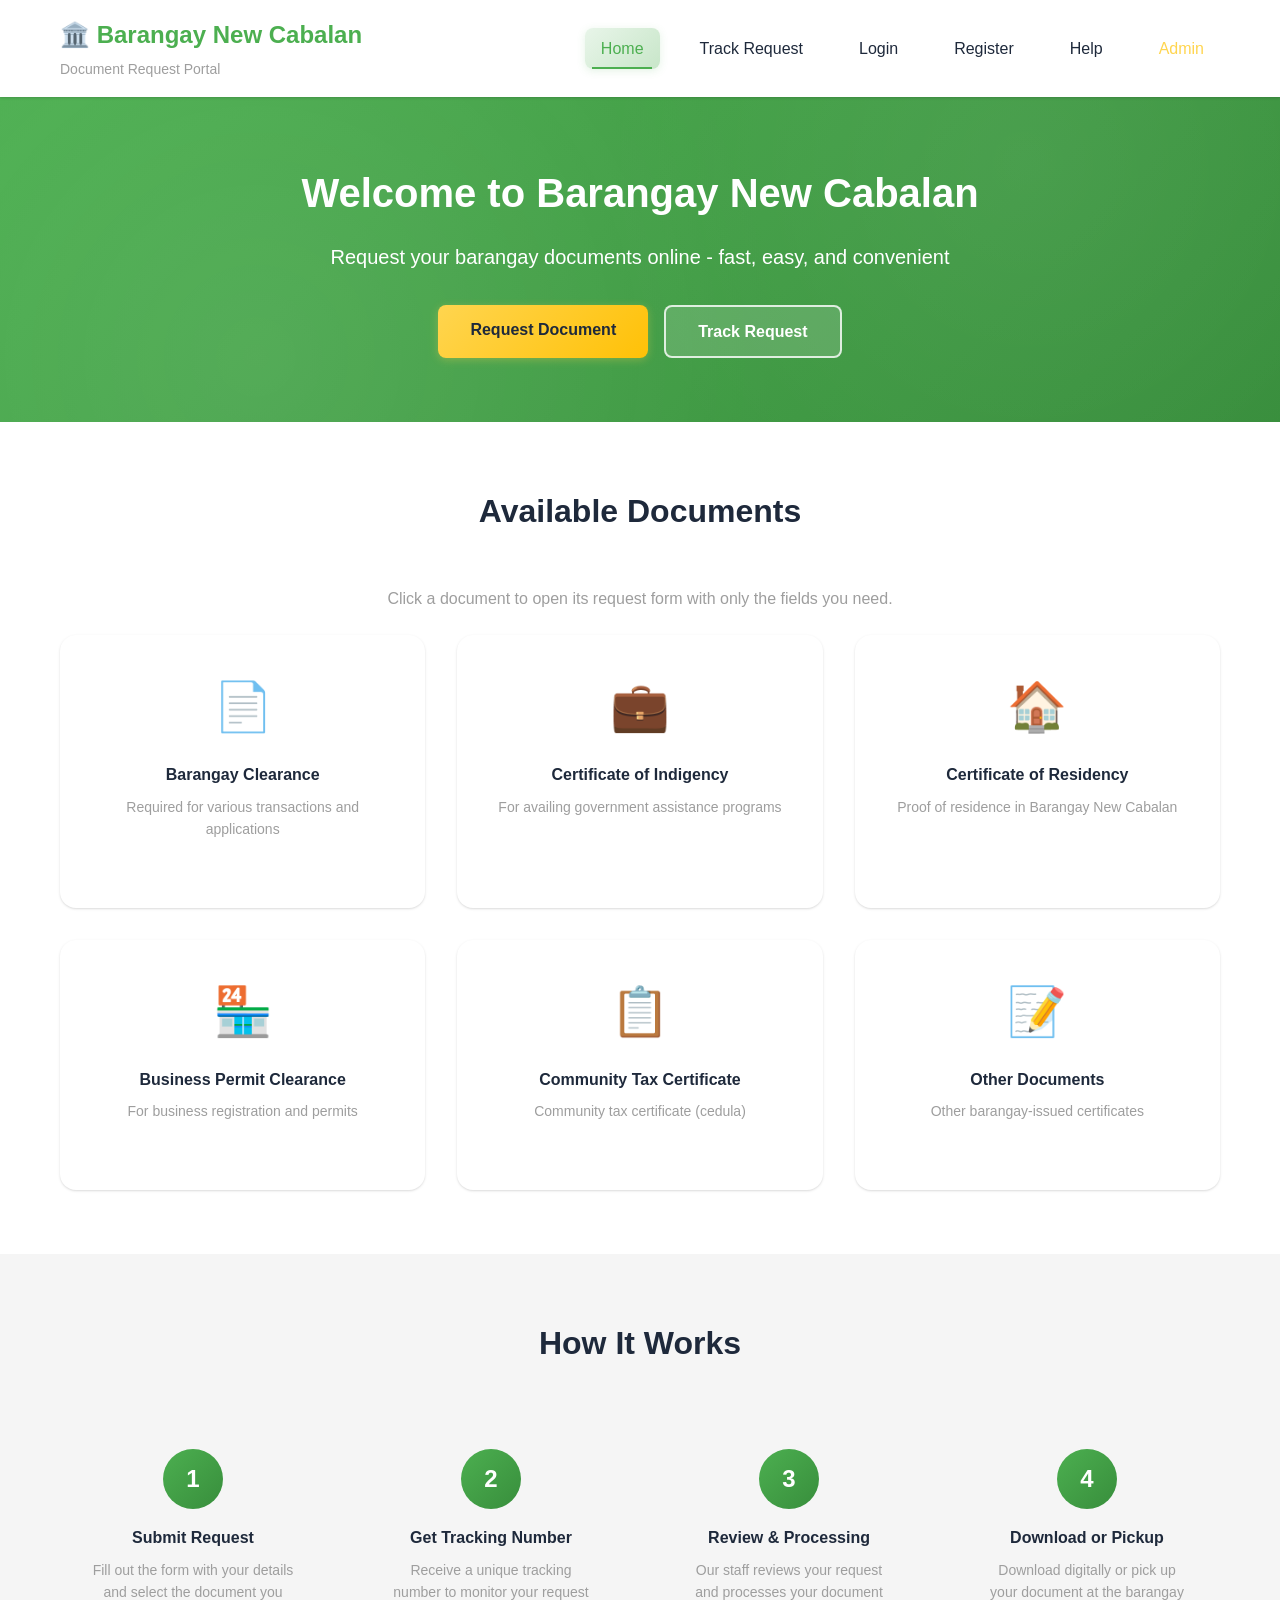
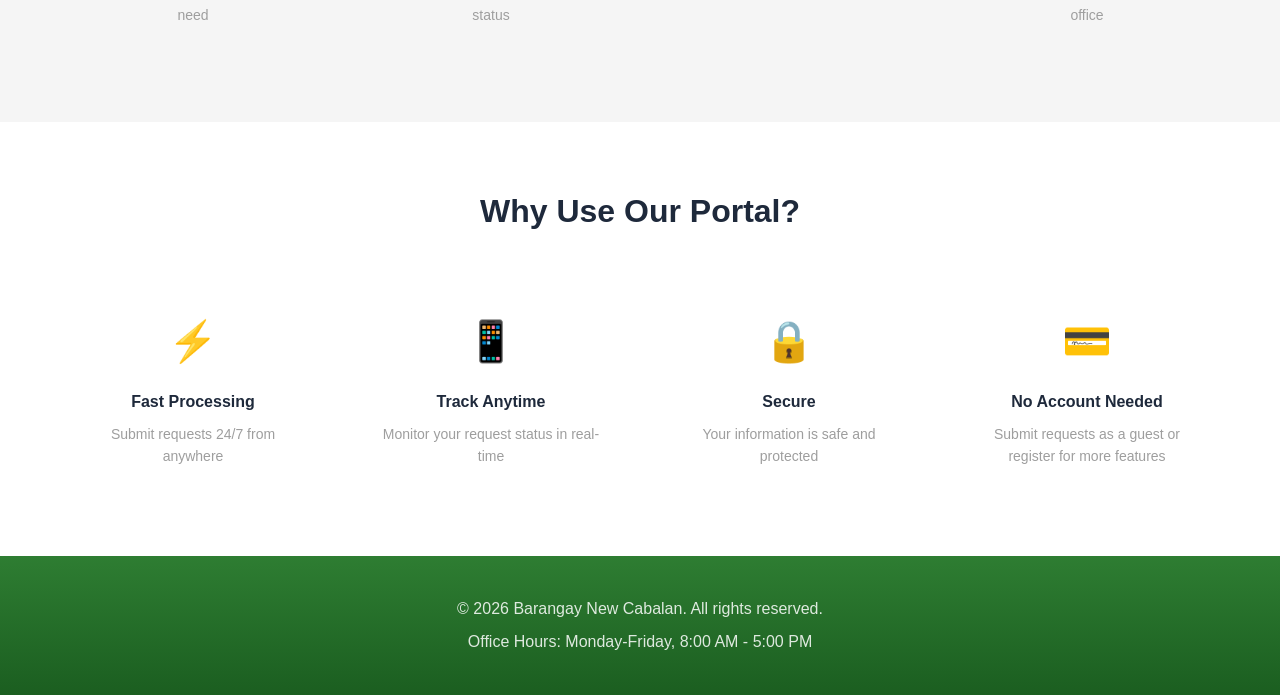
<file: index.html>
<!DOCTYPE html>
<html lang="en">
<head>
    <meta charset="UTF-8">
    <meta name="viewport" content="width=device-width, initial-scale=1.0">
    <title>Barangay New Cabalan - Document Request Portal</title>
    <link rel="stylesheet" href="css/styles.css">
</head>
<body>
    <header>
        <div class="container">
            <div class="logo">
                <h1>🏛️ Barangay New Cabalan</h1>
                <p>Document Request Portal</p>
            </div>
            <nav>
                <a href="index.html" class="active">Home</a>
                <a href="tracking.html">Track Request</a>
                <a href="login.html">Login</a>
                <a href="register.html">Register</a>
                <a href="help.html">Help</a>
                <a href="admin-login.html" class="admin-link">Admin</a>
            </nav>
        </div>
    </header>

    <main>
        <section class="hero">
            <div class="container">
                <h2>Welcome to Barangay New Cabalan</h2>
                <p class="subtitle">Request your barangay documents online - fast, easy, and convenient</p>
                
                <div class="cta-buttons">
                    <a href="request-form.html" class="btn btn-primary">Request Document</a>
                    <a href="tracking.html" class="btn btn-secondary">Track Request</a>
                </div>
            </div>
        </section>

        <section class="services">
            <div class="container">
                <h3>Available Documents</h3>
                <p style="text-align: center; color: var(--text-light); margin-bottom: 1.5rem;">Click a document to open its request form with only the fields you need.</p>
                <div class="document-grid">
                    <a href="request-form.html?doc=Barangay%20Clearance" class="document-card document-card-link">
                        <div class="icon">📄</div>
                        <h4>Barangay Clearance</h4>
                        <p>Required for various transactions and applications</p>
                        <span class="document-card-cta">Request this document →</span>
                    </a>
                    <a href="request-form.html?doc=Certificate%20of%20Indigency" class="document-card document-card-link">
                        <div class="icon">💼</div>
                        <h4>Certificate of Indigency</h4>
                        <p>For availing government assistance programs</p>
                        <span class="document-card-cta">Request this document →</span>
                    </a>
                    <a href="request-form.html?doc=Certificate%20of%20Residency" class="document-card document-card-link">
                        <div class="icon">🏠</div>
                        <h4>Certificate of Residency</h4>
                        <p>Proof of residence in Barangay New Cabalan</p>
                        <span class="document-card-cta">Request this document →</span>
                    </a>
                    <a href="request-form.html?doc=Business%20Permit%20Clearance" class="document-card document-card-link">
                        <div class="icon">🏪</div>
                        <h4>Business Permit Clearance</h4>
                        <p>For business registration and permits</p>
                        <span class="document-card-cta">Request this document →</span>
                    </a>
                    <a href="request-form.html?doc=Community%20Tax%20Certificate" class="document-card document-card-link">
                        <div class="icon">📋</div>
                        <h4>Community Tax Certificate</h4>
                        <p>Community tax certificate (cedula)</p>
                        <span class="document-card-cta">Request this document →</span>
                    </a>
                    <a href="request-form.html?doc=Other" class="document-card document-card-link">
                        <div class="icon">📝</div>
                        <h4>Other Documents</h4>
                        <p>Other barangay-issued certificates</p>
                        <span class="document-card-cta">Request this document →</span>
                    </a>
                </div>
            </div>
        </section>

        <section class="how-it-works">
            <div class="container">
                <h3>How It Works</h3>
                <div class="steps">
                    <div class="step">
                        <div class="step-number">1</div>
                        <h4>Submit Request</h4>
                        <p>Fill out the form with your details and select the document you need</p>
                    </div>
                    <div class="step">
                        <div class="step-number">2</div>
                        <h4>Get Tracking Number</h4>
                        <p>Receive a unique tracking number to monitor your request status</p>
                    </div>
                    <div class="step">
                        <div class="step-number">3</div>
                        <h4>Review & Processing</h4>
                        <p>Our staff reviews your request and processes your document</p>
                    </div>
                    <div class="step">
                        <div class="step-number">4</div>
                        <h4>Download or Pickup</h4>
                        <p>Download digitally or pick up your document at the barangay office</p>
                    </div>
                </div>
            </div>
        </section>

        <section class="features">
            <div class="container">
                <h3>Why Use Our Portal?</h3>
                <div class="feature-list">
                    <div class="feature">
                        <span class="feature-icon">⚡</span>
                        <h4>Fast Processing</h4>
                        <p>Submit requests 24/7 from anywhere</p>
                    </div>
                    <div class="feature">
                        <span class="feature-icon">📱</span>
                        <h4>Track Anytime</h4>
                        <p>Monitor your request status in real-time</p>
                    </div>
                    <div class="feature">
                        <span class="feature-icon">🔒</span>
                        <h4>Secure</h4>
                        <p>Your information is safe and protected</p>
                    </div>
                    <div class="feature">
                        <span class="feature-icon">💳</span>
                        <h4>No Account Needed</h4>
                        <p>Submit requests as a guest or register for more features</p>
                    </div>
                </div>
            </div>
        </section>
    </main>

    <footer>
        <div class="container">
            <p>&copy; 2026 Barangay New Cabalan. All rights reserved.</p>
            <p>Office Hours: Monday-Friday, 8:00 AM - 5:00 PM</p>
        </div>
    </footer>

    <script src="js/utils.js"></script>
    <script src="js/app.js"></script>
</body>
</html>
</file>
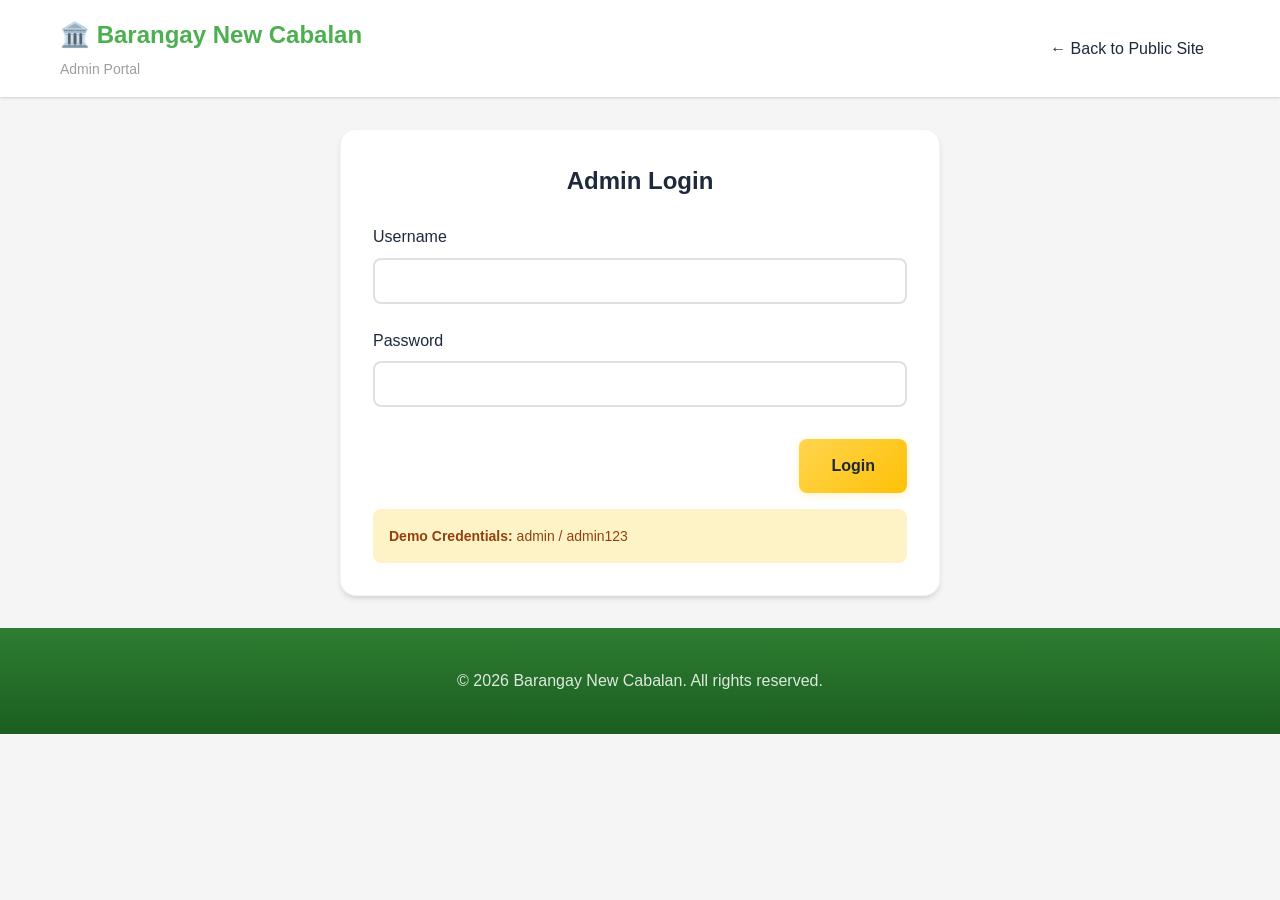
<file: admin-dashboard.html>
<!DOCTYPE html>
<html lang="en">
<head>
    <meta charset="UTF-8">
    <meta name="viewport" content="width=device-width, initial-scale=1.0">
    <title>Admin Dashboard - Barangay New Cabalan Portal</title>
    <link rel="stylesheet" href="css/styles.css">
    <link rel="stylesheet" href="css/admin.css">
</head>
<body>
    <header>
        <div class="container">
            <div class="logo">
                <h1>🏛️ Barangay New Cabalan</h1>
                <p>Admin Dashboard</p>
            </div>
            <nav>
                <a href="admin-dashboard.html" class="active">Dashboard</a>
                <a href="admin-requests.html">Requests</a>
                <a href="admin-residents.html">Residents</a>
                <a href="admin-reports.html">Reports</a>
                <a href="admin-settings.html">Settings</a>
                <a href="#" onclick="adminLogout(); return false;">Logout</a>
            </nav>
        </div>
    </header>

    <main>
        <div class="container dashboard">
            <div class="dashboard-header">
                <h2>Admin Dashboard</h2>
                <div>
                    <button onclick="refreshDashboard()" class="btn btn-secondary">Refresh</button>
                </div>
            </div>

            <div class="stats-grid">
                <div class="stat-card">
                    <h3 id="stat-total">0</h3>
                    <p>Total Requests</p>
                </div>
                <div class="stat-card">
                    <h3 id="stat-pending">0</h3>
                    <p>Pending Review</p>
                </div>
                <div class="stat-card">
                    <h3 id="stat-printing">0</h3>
                    <p>For Printing</p>
                </div>
                <div class="stat-card">
                    <h3 id="stat-signing">0</h3>
                    <p>For Signing</p>
                </div>
                <div class="stat-card">
                    <h3 id="stat-ready">0</h3>
                    <p>Ready for Pickup</p>
                </div>
                <div class="stat-card">
                    <h3 id="stat-completed">0</h3>
                    <p>Completed</p>
                </div>
            </div>

            <div class="admin-dashboard-grid">
                <section class="admin-card">
                    <div class="admin-card-header">
                        <h3>Quick actions</h3>
                        <span class="admin-muted">Common admin tasks</span>
                    </div>
                    <div class="admin-quick-actions">
                        <a class="quick-action" href="admin-requests.html">
                            <div class="quick-action-title">Open request queue</div>
                            <div class="quick-action-sub">Review and update statuses</div>
                        </a>
                        <a class="quick-action" href="admin-reports.html">
                            <div class="quick-action-title">View reports</div>
                            <div class="quick-action-sub">Volumes and processing time</div>
                        </a>
                        <a class="quick-action" href="admin-residents.html">
                            <div class="quick-action-title">Resident database</div>
                            <div class="quick-action-sub">Search residents and history</div>
                        </a>
                        <a class="quick-action" href="admin-settings.html">
                            <div class="quick-action-title">Settings</div>
                            <div class="quick-action-sub">Office hours, fees, limits</div>
                        </a>
                    </div>
                </section>

                <section class="admin-card">
                    <div class="admin-card-header">
                        <h3>Needs attention</h3>
                        <span class="admin-muted">Top items to process</span>
                    </div>
                    <div id="pending-actions" class="admin-attention-list"></div>
                </section>

                <section class="admin-card" style="grid-column: 1 / -1;">
                    <div class="admin card-header">
                        <h3>Latest requests</h3>
                        <div class="admin-actions-row">
                            <a class="btn btn-outline btn-sm" href="admin-requests.html">Manage all</a>
                            <button class="btn btn-secondary btn-sm" onclick="refreshDashboard()">Refresh</button>
                        </div>
                    </div>
                    <div id="recent-requests"></div>
                </section>
            </div>
        </div>
    </main>

    <footer>
        <div class="container">
            <p>&copy; 2026 Barangay New Cabalan. All rights reserved.</p>
        </div>
    </footer>

    <script src="js/utils.js"></script>
    <script src="js/admin.js"></script>
</body>
</html>
</file>
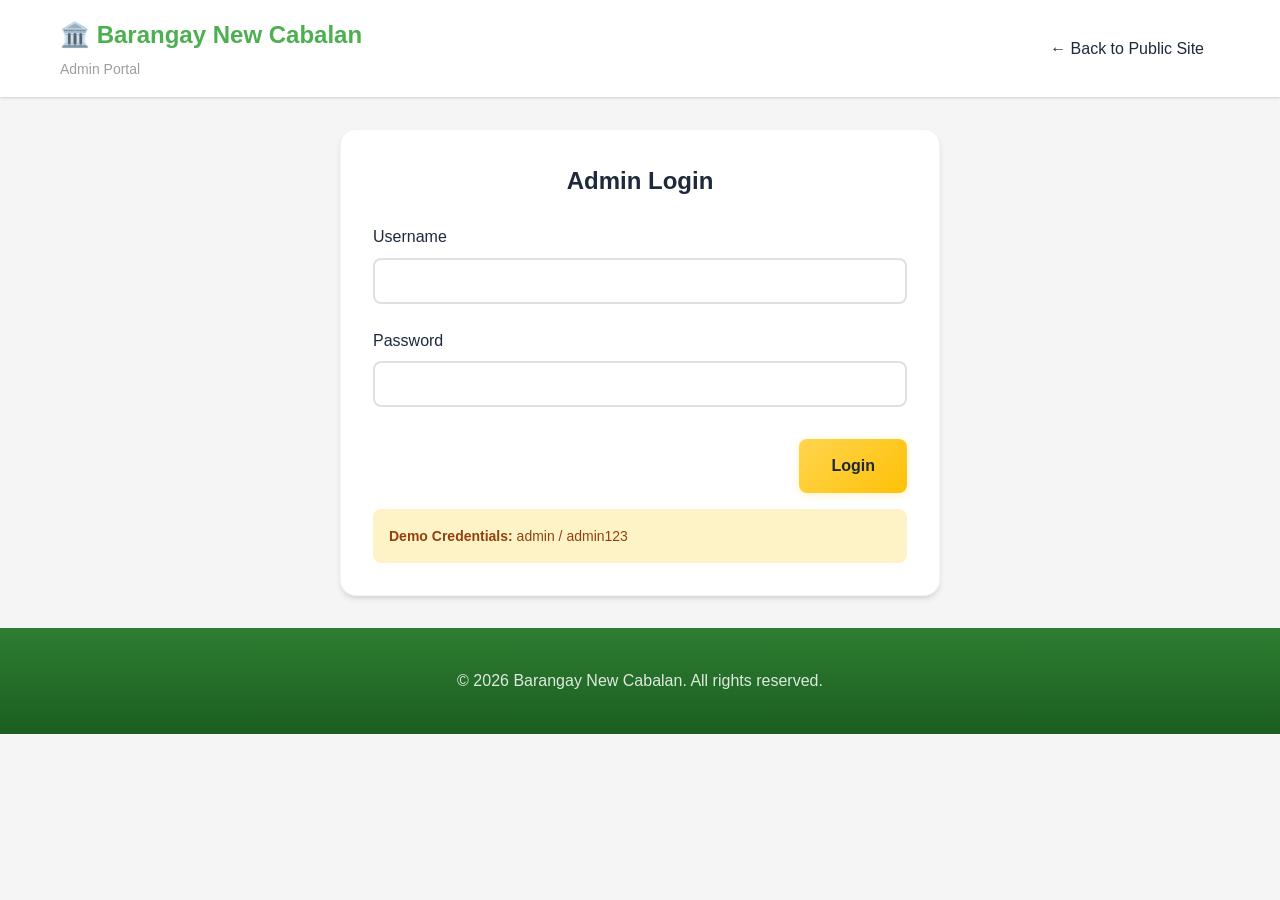
<file: admin-login.html>
<!DOCTYPE html>
<html lang="en">
<head>
    <meta charset="UTF-8">
    <meta name="viewport" content="width=device-width, initial-scale=1.0">
    <title>Admin Login - Barangay New Cabalan Portal</title>
    <link rel="stylesheet" href="css/styles.css">
    <link rel="stylesheet" href="css/admin.css">
</head>
<body>
    <header>
        <div class="container">
            <div class="logo">
                <h1>🏛️ Barangay New Cabalan</h1>
                <p>Admin Portal</p>
            </div>
            <nav>
                <a href="index.html">← Back to Public Site</a>
            </nav>
        </div>
    </header>

    <main>
        <div class="form-container">
            <h2>Admin Login</h2>
            <div id="alert-container"></div>
            <form id="admin-login-form">
                <div class="form-group">
                    <label for="username">Username</label>
                    <input type="text" id="username" name="username" required>
                </div>
                <div class="form-group">
                    <label for="password">Password</label>
                    <input type="password" id="password" name="password" required>
                </div>
                <div class="form-actions">
                    <a href="index.html" class="btn btn-secondary">Cancel</a>
                    <button type="submit" class="btn btn-primary">Login</button>
                </div>
            </form>
            <div style="margin-top: 1rem; padding: 1rem; background: #fef3c7; border-radius: 0.5rem;">
                <p style="font-size: 0.875rem; color: #92400e;">
                    <strong>Demo Credentials:</strong> admin / admin123
                </p>
            </div>
        </div>
    </main>

    <footer>
        <div class="container">
            <p>&copy; 2026 Barangay New Cabalan. All rights reserved.</p>
        </div>
    </footer>

    <script src="js/utils.js"></script>
    <script src="js/admin.js"></script>
</body>
</html>
</file>
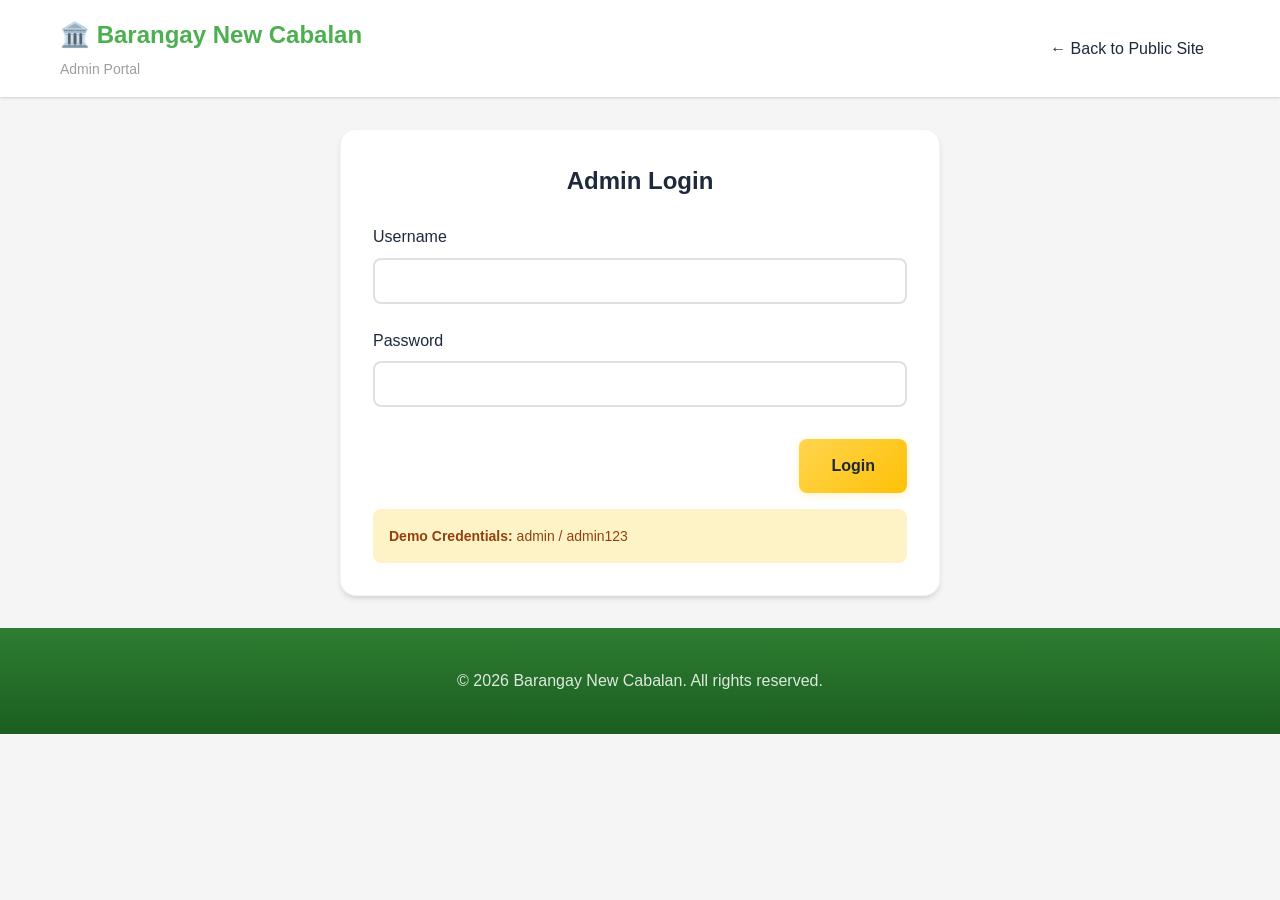
<file: admin-reports.html>
<!DOCTYPE html>
<html lang="en">
<head>
    <meta charset="UTF-8">
    <meta name="viewport" content="width=device-width, initial-scale=1.0">
    <title>Reports & Analytics - Barangay New Cabalan Portal</title>
    <link rel="stylesheet" href="css/styles.css">
    <link rel="stylesheet" href="css/admin.css">
    <style>
        .report-card { background: var(--bg-white); padding: 1.5rem; border-radius: 0.75rem; box-shadow: var(--shadow); margin-bottom: 1.5rem; }
        .report-card h4 { margin-bottom: 1rem; color: var(--text-dark); }
        .report-table { width: 100%; border-collapse: collapse; }
        .report-table th, .report-table td { padding: 0.75rem; text-align: left; border-bottom: 1px solid var(--border-color); }
        .report-table th { background: var(--bg-light); font-weight: 600; }
        .chart-placeholder { height: 200px; background: var(--bg-light); border-radius: 0.5rem; display: flex; align-items: center; justify-content: center; color: var(--text-light); margin-top: 1rem; }
    </style>
</head>
<body>
    <header>
        <div class="container">
            <div class="logo">
                <h1>🏛️ Barangay New Cabalan</h1>
                <p>Admin Dashboard</p>
            </div>
            <nav>
                <a href="admin-dashboard.html">Dashboard</a>
                <a href="admin-requests.html">Requests</a>
                <a href="admin-residents.html">Residents</a>
                <a href="admin-reports.html" class="active">Reports</a>
                <a href="admin-settings.html">Settings</a>
                <a href="#" onclick="adminLogout(); return false;">Logout</a>
            </nav>
        </div>
    </header>

    <main>
        <div class="container dashboard">
            <div class="dashboard-header">
                <h2>Reports & Analytics</h2>
                <button onclick="loadReports()" class="btn btn-secondary">Refresh</button>
            </div>

            <div class="stats-grid" style="margin-bottom: 2rem;">
                <div class="stat-card">
                    <h3 id="r-total">0</h3>
                    <p>Total Requests (All Time)</p>
                </div>
                <div class="stat-card">
                    <h3 id="r-completed">0</h3>
                    <p>Completed</p>
                </div>
                <div class="stat-card">
                    <h3 id="r-avg-days">-</h3>
                    <p>Avg. Processing (days)</p>
                </div>
            </div>

            <div class="report-card">
                <h4>Requests by Document Type</h4>
                <table class="report-table" id="report-by-type">
                    <thead><tr><th>Document Type</th><th>Count</th><th>%</th></tr></thead>
                    <tbody></tbody>
                </table>
            </div>

            <div class="report-card">
                <h4>Requests by Status</h4>
                <table class="report-table" id="report-by-status">
                    <thead><tr><th>Status</th><th>Count</th></tr></thead>
                    <tbody></tbody>
                </table>
            </div>

            <div class="report-card">
                <h4>Recent Activity (Last 30 days)</h4>
                <div class="chart-placeholder" id="recent-activity">Loading...</div>
            </div>
        </div>
    </main>

    <footer>
        <div class="container">
            <p>&copy; 2026 Barangay New Cabalan. All rights reserved.</p>
        </div>
    </footer>

    <script src="js/utils.js"></script>
    <script src="js/admin.js"></script>
    <script src="js/admin-reports.js"></script>
</body>
</html>
</file>
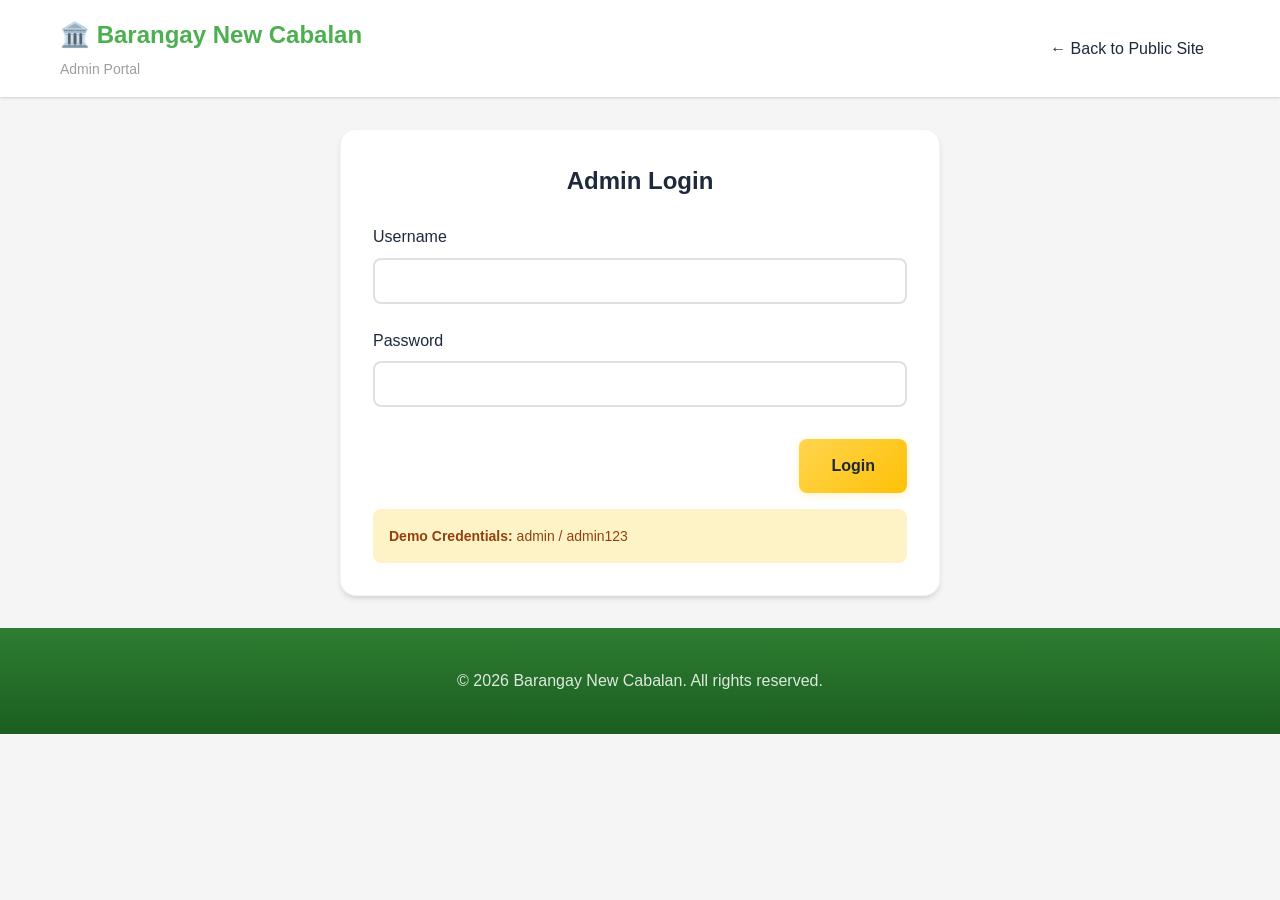
<file: admin-requests.html>
<!DOCTYPE html>
<html lang="en">
<head>
    <meta charset="UTF-8">
    <meta name="viewport" content="width=device-width, initial-scale=1.0">
    <title>Manage Requests - Barangay New Cabalan Portal</title>
    <link rel="stylesheet" href="css/styles.css">
    <link rel="stylesheet" href="css/admin.css">
</head>
<body>
    <header>
        <div class="container">
            <div class="logo">
                <h1>🏛️ Barangay New Cabalan</h1>
                <p>Admin Dashboard</p>
            </div>
            <nav>
                <a href="admin-dashboard.html">Dashboard</a>
                <a href="admin-requests.html" class="active">Requests</a>
                <a href="admin-residents.html">Residents</a>
                <a href="admin-reports.html">Reports</a>
                <a href="admin-settings.html">Settings</a>
                <a href="#" onclick="adminLogout(); return false;">Logout</a>
            </nav>
        </div>
    </header>

    <main>
        <div class="container dashboard">
            <div class="dashboard-header">
                <h2>Manage Requests</h2>
                <div>
                    <select id="status-filter" onchange="filterRequests()" class="form-control">
                        <option value="">All Status</option>
                        <option value="pending">Pending</option>
                        <option value="for-printing">For Printing</option>
                        <option value="for-signing">For Signing</option>
                        <option value="ready">Ready</option>
                        <option value="completed">Completed</option>
                        <option value="rejected">Rejected</option>
                    </select>
                    <select id="document-filter" onchange="filterRequests()" class="form-control">
                        <option value="">All Documents</option>
                        <option value="Barangay Clearance">Barangay Clearance</option>
                        <option value="Certificate of Indigency">Certificate of Indigency</option>
                        <option value="Certificate of Residency">Certificate of Residency</option>
                        <option value="Business Permit Clearance">Business Permit Clearance</option>
                        <option value="Community Tax Certificate">Community Tax Certificate</option>
                    </select>
                    <button onclick="refreshRequests()" class="btn btn-secondary">Refresh</button>
                </div>
            </div>

            <div class="requests-list" id="requests-list"></div>
        </div>
    </main>

    <footer>
        <div class="container">
            <p>&copy; 2026 Barangay New Cabalan. All rights reserved.</p>
        </div>
    </footer>

    <script src="js/utils.js"></script>
    <script src="js/admin.js"></script>
</body>
</html>
</file>
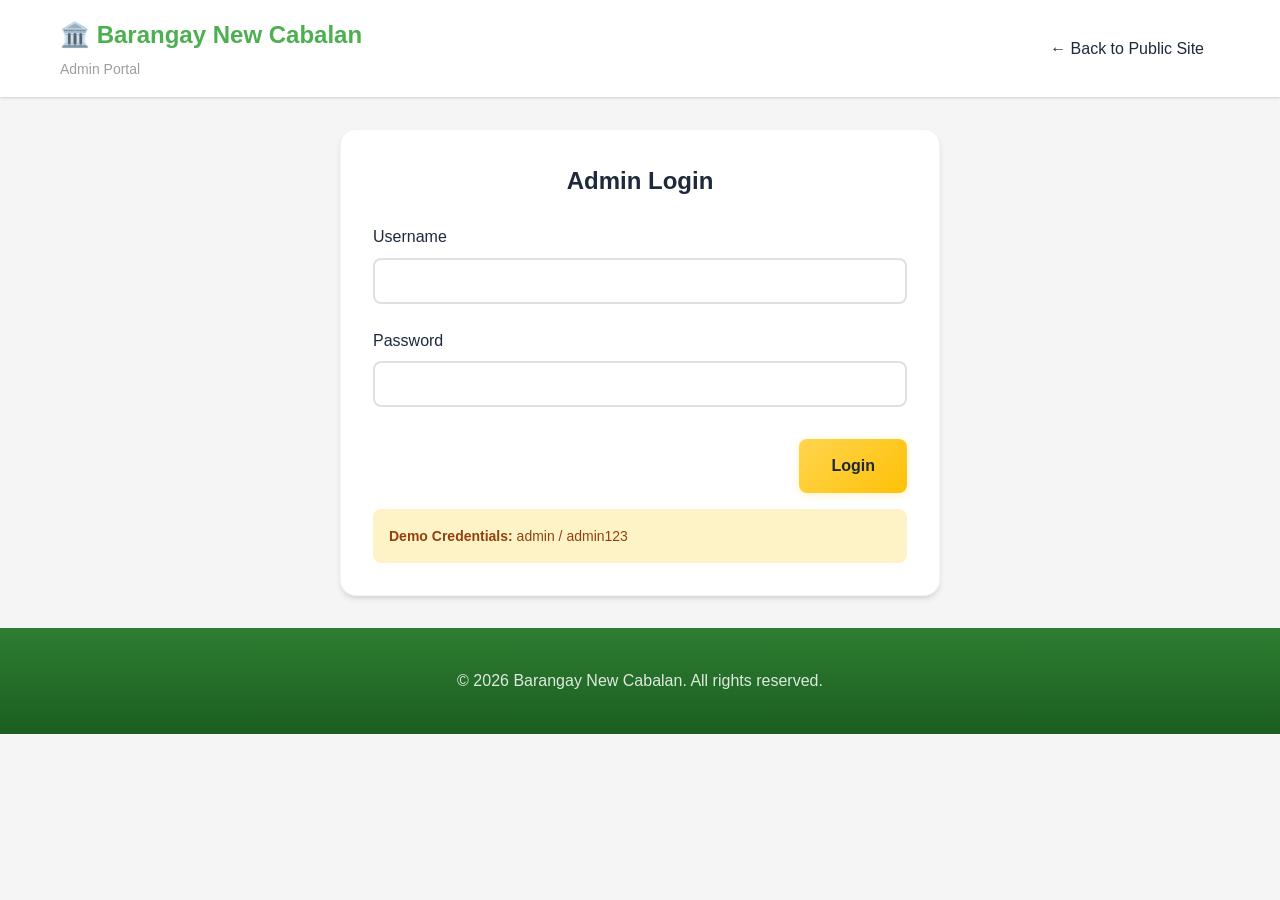
<file: admin-residents.html>
<!DOCTYPE html>
<html lang="en">
<head>
    <meta charset="UTF-8">
    <meta name="viewport" content="width=device-width, initial-scale=1.0">
    <title>Residents - Barangay New Cabalan Portal</title>
    <link rel="stylesheet" href="css/styles.css">
    <link rel="stylesheet" href="css/admin.css">
</head>
<body>
    <header>
        <div class="container">
            <div class="logo">
                <h1>🏛️ Barangay New Cabalan</h1>
                <p>Admin Dashboard</p>
            </div>
            <nav>
                <a href="admin-dashboard.html">Dashboard</a>
                <a href="admin-requests.html">Requests</a>
                <a href="admin-residents.html" class="active">Residents</a>
                <a href="admin-reports.html">Reports</a>
                <a href="admin-settings.html">Settings</a>
                <a href="#" onclick="adminLogout(); return false;">Logout</a>
            </nav>
        </div>
    </header>

    <main>
        <div class="container dashboard">
            <div class="dashboard-header">
                <h2>Resident Database</h2>
                <div>
                    <input type="text" id="search-residents" placeholder="Search by name, email, phone, address, birthplace, profession..." 
                           class="form-control" onkeyup="searchResidents()">
                </div>
            </div>

            <div class="residents-list" id="residents-list"></div>
        </div>
    </main>

    <footer>
        <div class="container">
            <p>&copy; 2026 Barangay New Cabalan. All rights reserved.</p>
        </div>
    </footer>

    <script src="js/utils.js"></script>
    <script src="js/admin.js"></script>
</body>
</html>
</file>
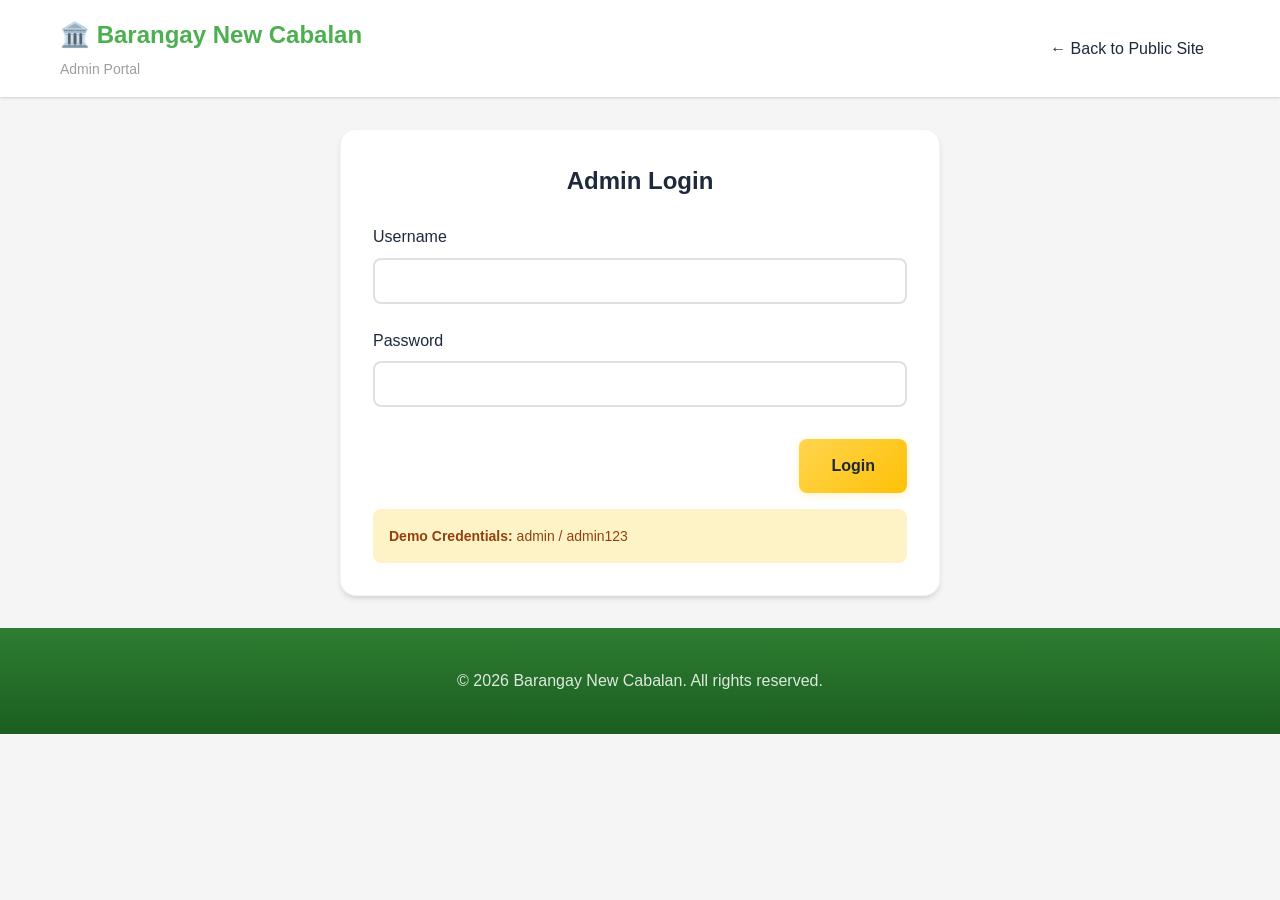
<file: admin-settings.html>
<!DOCTYPE html>
<html lang="en">
<head>
    <meta charset="UTF-8">
    <meta name="viewport" content="width=device-width, initial-scale=1.0">
    <title>Settings - Barangay New Cabalan Portal</title>
    <link rel="stylesheet" href="css/styles.css">
    <link rel="stylesheet" href="css/admin.css">
</head>
<body>
    <header>
        <div class="container">
            <div class="logo">
                <h1>🏛️ Barangay New Cabalan</h1>
                <p>Admin Dashboard</p>
            </div>
            <nav>
                <a href="admin-dashboard.html">Dashboard</a>
                <a href="admin-requests.html">Requests</a>
                <a href="admin-residents.html">Residents</a>
                <a href="admin-reports.html">Reports</a>
                <a href="admin-settings.html" class="active">Settings</a>
                <a href="#" onclick="adminLogout(); return false;">Logout</a>
            </nav>
        </div>
    </header>

    <main>
        <div class="container dashboard">
            <div class="dashboard-header">
                <h2>Portal Settings</h2>
                <button onclick="saveSettings()" class="btn btn-primary">Save Settings</button>
            </div>
            <div id="settings-alert"></div>
            <div class="form-container" style="max-width: 700px;">
                <h3>Office Hours</h3>
                <div class="form-group">
                    <label>Office Hours (displayed on public pages)</label>
                    <input type="text" id="office-hours" placeholder="e.g. Monday-Friday, 8:00 AM - 5:00 PM">
                </div>
                <h3 style="margin-top: 2rem;">Fees (Optional - for display only)</h3>
                <div class="form-group">
                    <label>Barangay Clearance Fee (PHP)</label>
                    <input type="number" id="fee-clearance" min="0" step="0.01" placeholder="0">
                </div>
                <div class="form-group">
                    <label>Certificate of Indigency Fee (PHP)</label>
                    <input type="number" id="fee-indigency" min="0" step="0.01" placeholder="0">
                </div>
                <div class="form-group">
                    <label>Certificate of Residency Fee (PHP)</label>
                    <input type="number" id="fee-residency" min="0" step="0.01" placeholder="0">
                </div>
                <div class="form-group">
                    <label>Other Documents Default Fee (PHP)</label>
                    <input type="number" id="fee-other" min="0" step="0.01" placeholder="0">
                </div>
                <h3 style="margin-top: 2rem;">Request Limits</h3>
                <div class="form-group">
                    <label>Duplicate cooldown (days)</label>
                    <input type="number" id="cooldown-days" min="1" value="30">
                    <small>Warn when same document type is requested within this many days.</small>
                </div>
                <div class="form-group">
                    <label>Max requests per email per day</label>
                    <input type="number" id="max-email-day" min="1" value="3">
                </div>
            </div>
        </div>
    </main>

    <footer>
        <div class="container">
            <p>&copy; 2026 Barangay New Cabalan. All rights reserved.</p>
        </div>
    </footer>

    <script src="js/utils.js"></script>
    <script src="js/admin.js"></script>
    <script>
        (function() {
            const key = 'brgyPortalSettings';
            const defaults = {
                officeHours: 'Monday-Friday, 8:00 AM - 5:00 PM',
                fees: { clearance: 0, indigency: 0, residency: 0, other: 0 },
                cooldownDays: 30,
                maxEmailPerDay: 3
            };
            function load() {
                try {
                    const s = JSON.parse(localStorage.getItem(key) || '{}');
                    document.getElementById('office-hours').value = s.officeHours || defaults.officeHours;
                    document.getElementById('fee-clearance').value = (s.fees && s.fees.clearance) || defaults.fees.clearance;
                    document.getElementById('fee-indigency').value = (s.fees && s.fees.indigency) || defaults.fees.indigency;
                    document.getElementById('fee-residency').value = (s.fees && s.fees.residency) || defaults.fees.residency;
                    document.getElementById('fee-other').value = (s.fees && s.fees.other) || defaults.fees.other;
                    document.getElementById('cooldown-days').value = s.cooldownDays || defaults.cooldownDays;
                    document.getElementById('max-email-day').value = s.maxEmailPerDay || defaults.maxEmailPerDay;
                } catch (e) {}
            }
            window.saveSettings = function() {
                const s = {
                    officeHours: document.getElementById('office-hours').value.trim() || defaults.officeHours,
                    fees: {
                        clearance: parseFloat(document.getElementById('fee-clearance').value) || 0,
                        indigency: parseFloat(document.getElementById('fee-indigency').value) || 0,
                        residency: parseFloat(document.getElementById('fee-residency').value) || 0,
                        other: parseFloat(document.getElementById('fee-other').value) || 0
                    },
                    cooldownDays: parseInt(document.getElementById('cooldown-days').value, 10) || 30,
                    maxEmailPerDay: parseInt(document.getElementById('max-email-day').value, 10) || 3
                };
                localStorage.setItem(key, JSON.stringify(s));
                var alert = document.getElementById('settings-alert');
                alert.innerHTML = '<div class="alert alert-success">Settings saved.</div>';
                setTimeout(function() { alert.innerHTML = ''; }, 3000);
            };
            document.addEventListener('DOMContentLoaded', load);
        })();
    </script>
</body>
</html>
</file>
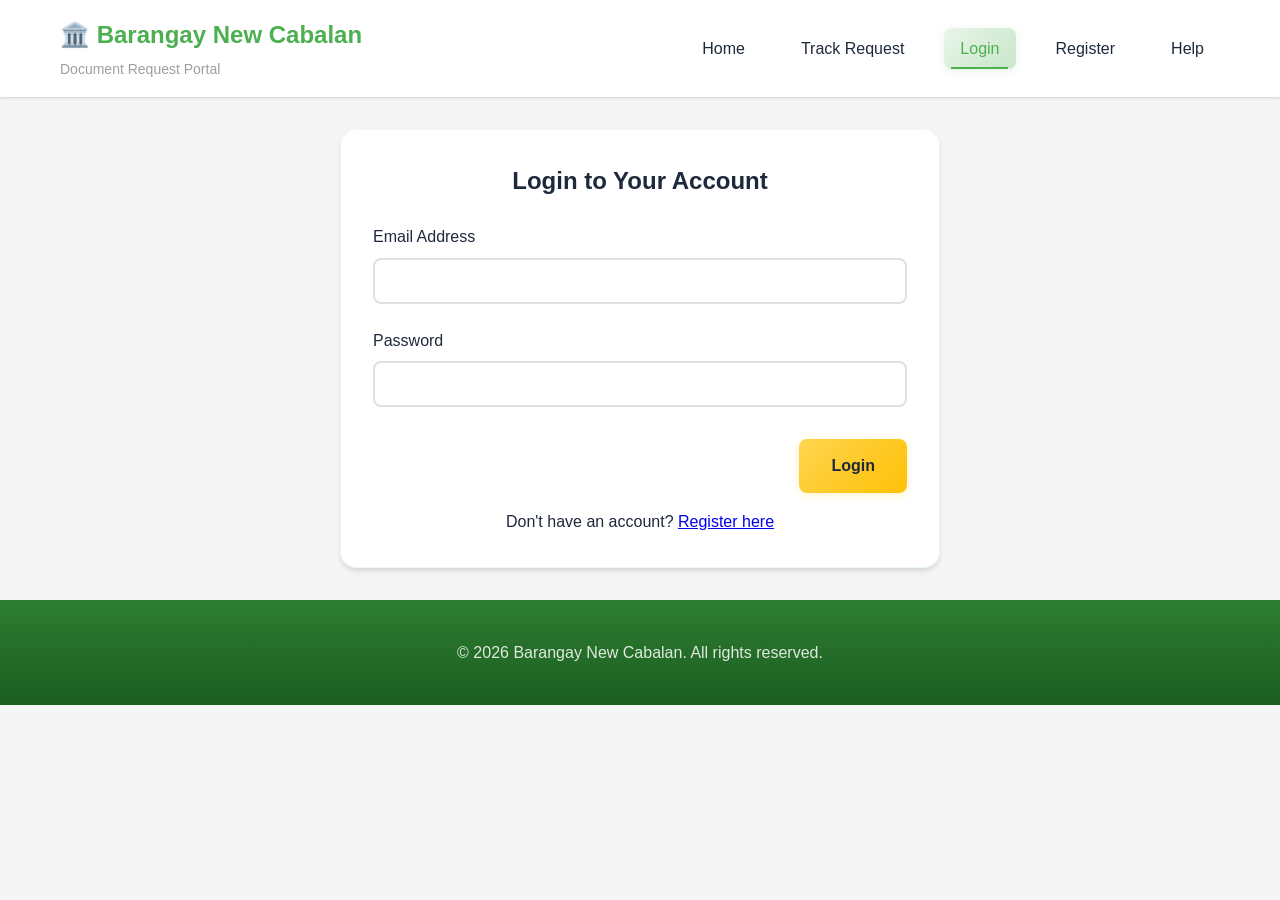
<file: dashboard.html>
<!DOCTYPE html>
<html lang="en">
<head>
    <meta charset="UTF-8">
    <meta name="viewport" content="width=device-width, initial-scale=1.0">
    <title>Dashboard - Barangay New Cabalan Portal</title>
    <link rel="stylesheet" href="css/styles.css">
</head>
<body>
    <header>
        <div class="container">
            <div class="logo">
                <h1>🏛️ Barangay New Cabalan</h1>
                <p>Document Request Portal</p>
            </div>
            <nav>
                <a href="index.html">Home</a>
                <a href="tracking.html">Track Request</a>
                <a href="dashboard.html" class="active">Dashboard</a>
                <a href="profile.html">Profile</a>
                <a href="#" onclick="logout(); return false;">Logout</a>
            </nav>
        </div>
    </header>

    <main>
        <div class="container dashboard">
            <div class="dashboard-header">
                <h2>My Requests</h2>
                <a href="request-form.html" class="btn btn-primary">New Request</a>
            </div>

            <div class="stats-grid">
                <div class="stat-card">
                    <h3>0</h3>
                    <p>Total Requests</p>
                </div>
                <div class="stat-card">
                    <h3>0</h3>
                    <p>Pending</p>
                </div>
                <div class="stat-card">
                    <h3>0</h3>
                    <p>Processing</p>
                </div>
                <div class="stat-card">
                    <h3>0</h3>
                    <p>Ready</p>
                </div>
            </div>

            <div class="requests-list"></div>
        </div>
    </main>

    <footer>
        <div class="container">
            <p>&copy; 2026 Barangay New Cabalan. All rights reserved.</p>
        </div>
    </footer>

    <script src="js/utils.js"></script>
    <script src="js/app.js"></script>
</body>
</html>
</file>
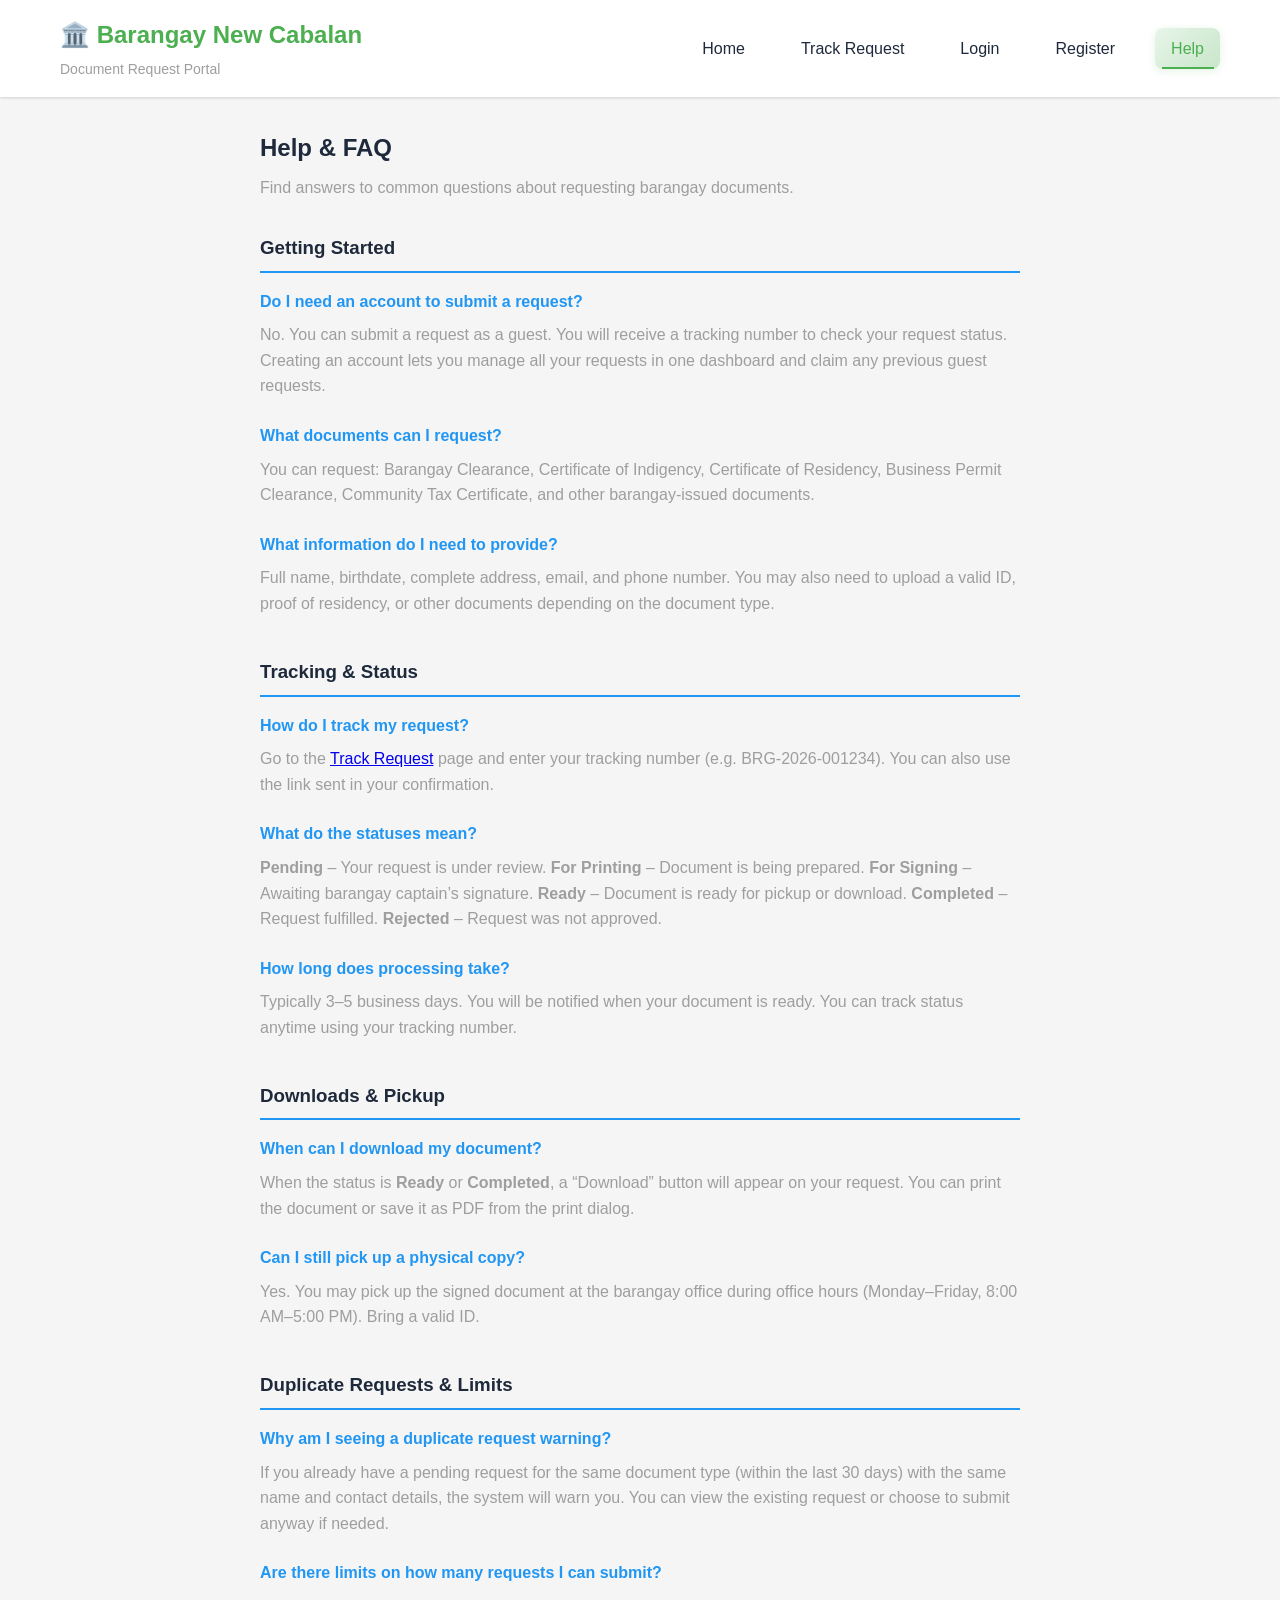
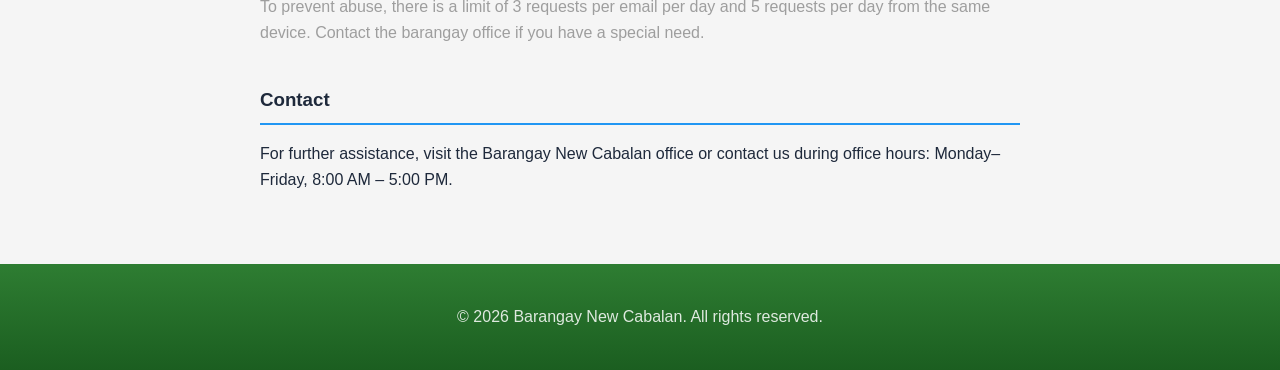
<file: help.html>
<!DOCTYPE html>
<html lang="en">
<head>
    <meta charset="UTF-8">
    <meta name="viewport" content="width=device-width, initial-scale=1.0">
    <title>Help & FAQ - Barangay New Cabalan Portal</title>
    <link rel="stylesheet" href="css/styles.css">
    <style>
        .faq-item { margin-bottom: 1.5rem; }
        .faq-item h4 { color: var(--primary-color); margin-bottom: 0.5rem; }
        .faq-item p { color: var(--text-light); margin: 0; }
        .help-section { margin-bottom: 2.5rem; }
        .help-section h3 { margin-bottom: 1rem; color: var(--text-dark); border-bottom: 2px solid var(--primary-color); padding-bottom: 0.5rem; }
    </style>
</head>
<body>
    <header>
        <div class="container">
            <div class="logo">
                <h1>🏛️ Barangay New Cabalan</h1>
                <p>Document Request Portal</p>
            </div>
            <nav>
                <a href="index.html">Home</a>
                <a href="tracking.html">Track Request</a>
                <a href="login.html" id="nav-login">Login</a>
                <a href="register.html" id="nav-register">Register</a>
                <a href="help.html" class="active">Help</a>
            </nav>
        </div>
    </header>

    <main>
        <div class="container" style="max-width: 800px; padding: 2rem 20px;">
            <h2 style="margin-bottom: 0.5rem;">Help & FAQ</h2>
            <p style="color: var(--text-light); margin-bottom: 2rem;">Find answers to common questions about requesting barangay documents.</p>

            <div class="help-section">
                <h3>Getting Started</h3>
                <div class="faq-item">
                    <h4>Do I need an account to submit a request?</h4>
                    <p>No. You can submit a request as a guest. You will receive a tracking number to check your request status. Creating an account lets you manage all your requests in one dashboard and claim any previous guest requests.</p>
                </div>
                <div class="faq-item">
                    <h4>What documents can I request?</h4>
                    <p>You can request: Barangay Clearance, Certificate of Indigency, Certificate of Residency, Business Permit Clearance, Community Tax Certificate, and other barangay-issued documents.</p>
                </div>
                <div class="faq-item">
                    <h4>What information do I need to provide?</h4>
                    <p>Full name, birthdate, complete address, email, and phone number. You may also need to upload a valid ID, proof of residency, or other documents depending on the document type.</p>
                </div>
            </div>

            <div class="help-section">
                <h3>Tracking & Status</h3>
                <div class="faq-item">
                    <h4>How do I track my request?</h4>
                    <p>Go to the <a href="tracking.html">Track Request</a> page and enter your tracking number (e.g. BRG-2026-001234). You can also use the link sent in your confirmation.</p>
                </div>
                <div class="faq-item">
                    <h4>What do the statuses mean?</h4>
                    <p><strong>Pending</strong> – Your request is under review. <strong>For Printing</strong> – Document is being prepared. <strong>For Signing</strong> – Awaiting barangay captain’s signature. <strong>Ready</strong> – Document is ready for pickup or download. <strong>Completed</strong> – Request fulfilled. <strong>Rejected</strong> – Request was not approved.</p>
                </div>
                <div class="faq-item">
                    <h4>How long does processing take?</h4>
                    <p>Typically 3–5 business days. You will be notified when your document is ready. You can track status anytime using your tracking number.</p>
                </div>
            </div>

            <div class="help-section">
                <h3>Downloads & Pickup</h3>
                <div class="faq-item">
                    <h4>When can I download my document?</h4>
                    <p>When the status is <strong>Ready</strong> or <strong>Completed</strong>, a “Download” button will appear on your request. You can print the document or save it as PDF from the print dialog.</p>
                </div>
                <div class="faq-item">
                    <h4>Can I still pick up a physical copy?</h4>
                    <p>Yes. You may pick up the signed document at the barangay office during office hours (Monday–Friday, 8:00 AM–5:00 PM). Bring a valid ID.</p>
                </div>
            </div>

            <div class="help-section">
                <h3>Duplicate Requests & Limits</h3>
                <div class="faq-item">
                    <h4>Why am I seeing a duplicate request warning?</h4>
                    <p>If you already have a pending request for the same document type (within the last 30 days) with the same name and contact details, the system will warn you. You can view the existing request or choose to submit anyway if needed.</p>
                </div>
                <div class="faq-item">
                    <h4>Are there limits on how many requests I can submit?</h4>
                    <p>To prevent abuse, there is a limit of 3 requests per email per day and 5 requests per day from the same device. Contact the barangay office if you have a special need.</p>
                </div>
            </div>

            <div class="help-section">
                <h3>Contact</h3>
                <p>For further assistance, visit the Barangay New Cabalan office or contact us during office hours: Monday–Friday, 8:00 AM – 5:00 PM.</p>
            </div>
        </div>
    </main>

    <footer>
        <div class="container">
            <p>&copy; 2026 Barangay New Cabalan. All rights reserved.</p>
        </div>
    </footer>

    <script src="js/utils.js"></script>
    <script src="js/app.js"></script>
</body>
</html>
</file>
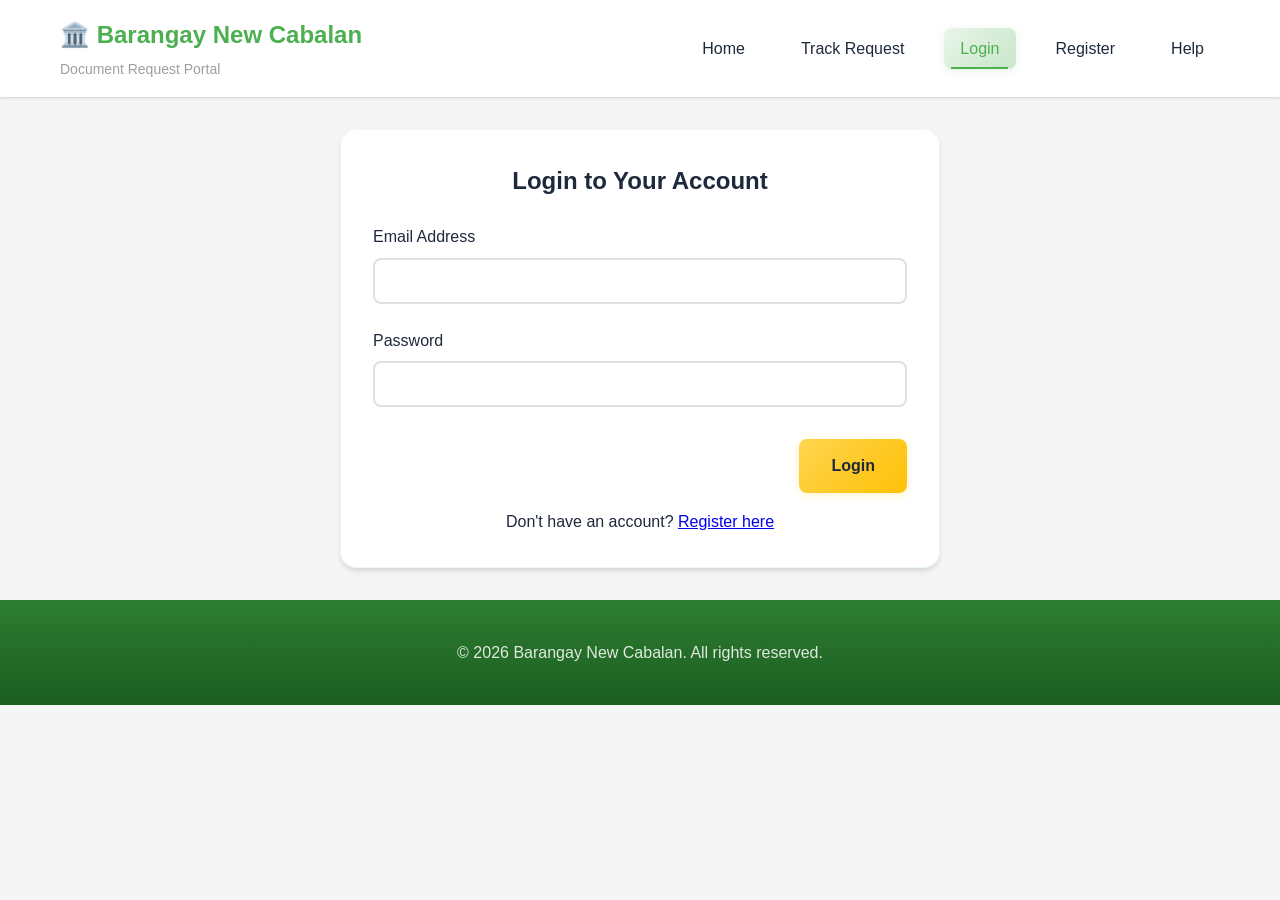
<file: login.html>
<!DOCTYPE html>
<html lang="en">
<head>
    <meta charset="UTF-8">
    <meta name="viewport" content="width=device-width, initial-scale=1.0">
    <title>Login - Barangay New Cabalan Portal</title>
    <link rel="stylesheet" href="css/styles.css">
</head>
<body>
    <header>
        <div class="container">
            <div class="logo">
                <h1>🏛️ Barangay New Cabalan</h1>
                <p>Document Request Portal</p>
            </div>
            <nav>
                <a href="index.html">Home</a>
                <a href="tracking.html">Track Request</a>
                <a href="login.html" class="active">Login</a>
                <a href="register.html">Register</a>
                <a href="help.html">Help</a>
            </nav>
        </div>
    </header>

    <main>
        <div class="form-container">
            <h2>Login to Your Account</h2>
            <div id="alert-container"></div>
            <form id="login-form">
                <div class="form-group">
                    <label for="email">Email Address</label>
                    <input type="email" id="email" name="email" required>
                </div>
                <div class="form-group">
                    <label for="password">Password</label>
                    <input type="password" id="password" name="password" required>
                </div>
                <div class="form-actions">
                    <a href="index.html" class="btn btn-secondary">Cancel</a>
                    <button type="submit" class="btn btn-primary">Login</button>
                </div>
                <div style="text-align: center; margin-top: 1rem;">
                    <p>Don't have an account? <a href="register.html">Register here</a></p>
                </div>
            </form>
        </div>
    </main>

    <footer>
        <div class="container">
            <p>&copy; 2026 Barangay New Cabalan. All rights reserved.</p>
        </div>
    </footer>

    <script src="js/utils.js"></script>
    <script src="js/auth.js"></script>
</body>
</html>
</file>
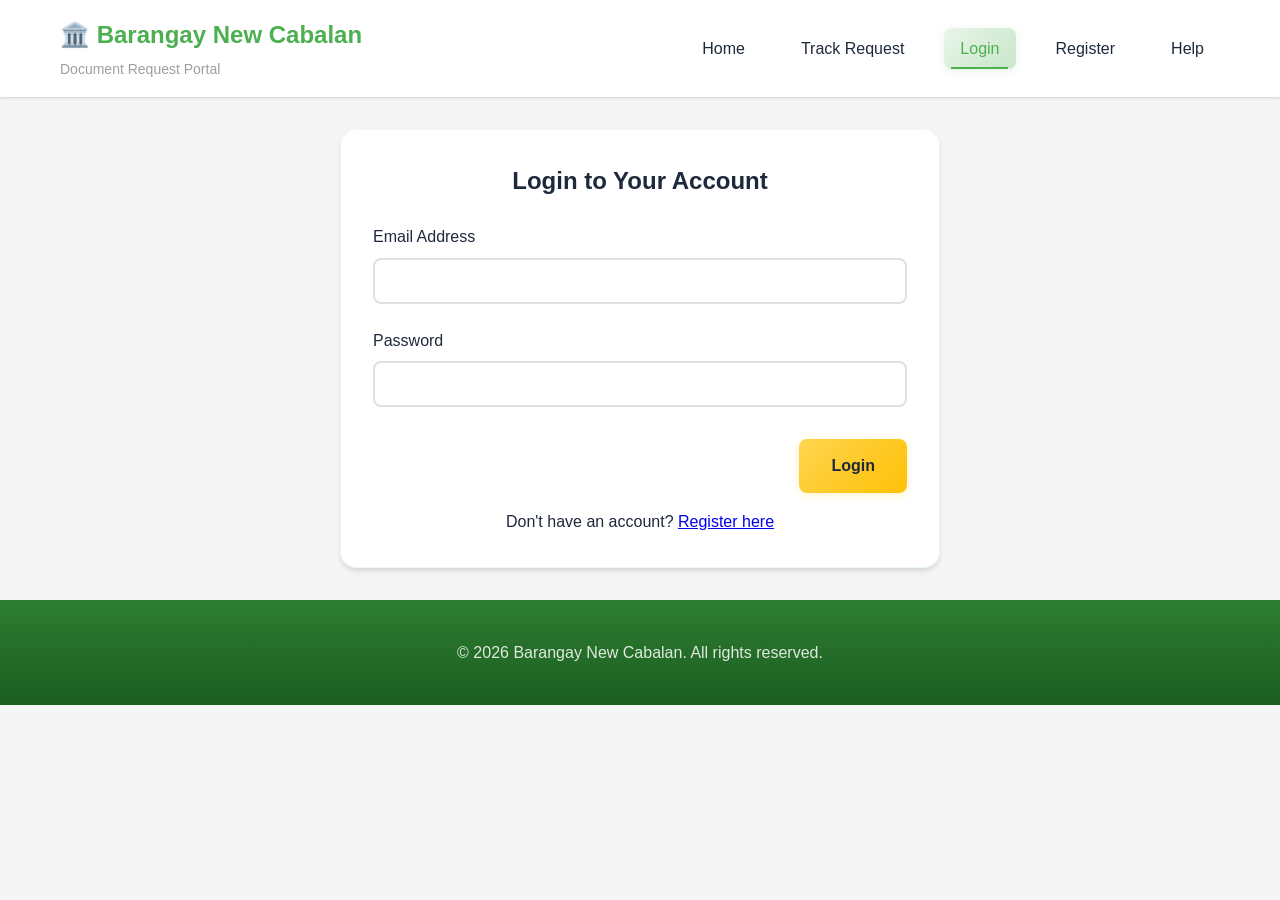
<file: profile.html>
<!DOCTYPE html>
<html lang="en">
<head>
    <meta charset="UTF-8">
    <meta name="viewport" content="width=device-width, initial-scale=1.0">
    <title>Profile & Settings - Barangay New Cabalan Portal</title>
    <link rel="stylesheet" href="css/styles.css">
</head>
<body>
    <header>
        <div class="container">
            <div class="logo">
                <h1>🏛️ Barangay New Cabalan</h1>
                <p>Document Request Portal</p>
            </div>
            <nav>
                <a href="index.html">Home</a>
                <a href="dashboard.html">Dashboard</a>
                <a href="profile.html" class="active">Profile</a>
                <a href="#" onclick="logout(); return false;">Logout</a>
            </nav>
        </div>
    </header>

    <main>
        <div class="form-container" style="max-width: 600px;">
            <h2>Profile & Account Settings</h2>
            <div id="alert-container"></div>
            <form id="profile-form">
                <h3 style="margin: 0 0 1rem 0; font-size: 1rem; color: var(--text-light);">Name</h3>
                <div class="form-row" style="display: grid; grid-template-columns: 1fr 1fr; gap: 1rem;">
                    <div class="form-group">
                        <label for="lastName">Last Name *</label>
                        <input type="text" id="lastName" name="lastName" required>
                    </div>
                    <div class="form-group">
                        <label for="firstName">First Name *</label>
                        <input type="text" id="firstName" name="firstName" required>
                    </div>
                </div>
                <div class="form-row" style="display: grid; grid-template-columns: 1fr 1fr; gap: 1rem;">
                    <div class="form-group">
                        <label for="middleName">Middle Name</label>
                        <input type="text" id="middleName" name="middleName">
                    </div>
                    <div class="form-group">
                        <label for="suffix">Suffix</label>
                        <input type="text" id="suffix" name="suffix" placeholder="Jr., Sr., III">
                    </div>
                </div>
                <div class="form-group">
                    <label for="email">Email Address</label>
                    <input type="email" id="email" name="email" required readonly style="background: #f1f5f9;">
                    <small>Email cannot be changed. Contact admin if needed.</small>
                </div>
                <div class="form-group">
                    <label for="phone">Contact Number *</label>
                    <input type="tel" id="phone" name="phone" placeholder="09XXXXXXXXX" required>
                </div>
                <div class="form-group">
                    <label for="birthplace">Birthplace</label>
                    <input type="text" id="birthplace" name="birthplace" placeholder="City/Municipality, Province">
                </div>
                <div class="form-group">
                    <label for="birthdate">Birthday *</label>
                    <input type="date" id="birthdate" name="birthdate" required>
                </div>
                <div class="form-row" style="display: grid; grid-template-columns: 1fr 1fr; gap: 1rem;">
                    <div class="form-group">
                        <label for="sex">Sex *</label>
                        <select id="sex" name="sex" required>
                            <option value="">Select...</option>
                            <option value="Male">Male</option>
                            <option value="Female">Female</option>
                        </select>
                    </div>
                    <div class="form-group">
                        <label for="civilStatus">Civil Status *</label>
                        <select id="civilStatus" name="civilStatus" required>
                            <option value="">Select...</option>
                            <option value="Single">Single</option>
                            <option value="Married">Married</option>
                            <option value="Widowed">Widowed</option>
                            <option value="Separated">Separated</option>
                            <option value="Divorced">Divorced</option>
                            <option value="Others">Others</option>
                        </select>
                    </div>
                </div>
                <div class="form-group">
                    <label for="citizenship">Citizenship *</label>
                    <input type="text" id="citizenship" name="citizenship" required>
                </div>
                <div class="form-group">
                    <label for="profession">Profession / Occupation</label>
                    <input type="text" id="profession" name="profession" placeholder="e.g. Teacher, Driver">
                </div>
                <div class="form-group">
                    <label for="highestEducationAttainment">Highest Education Attainment</label>
                    <select id="highestEducationAttainment" name="highestEducationAttainment">
                        <option value="">Select...</option>
                        <option value="Elementary">Elementary</option>
                        <option value="High School">High School</option>
                        <option value="Senior High School">Senior High School</option>
                        <option value="Vocational">Vocational</option>
                        <option value="College Undergraduate">College Undergraduate</option>
                        <option value="College Graduate">College Graduate</option>
                        <option value="Postgraduate">Postgraduate</option>
                        <option value="Others">Others</option>
                    </select>
                </div>
                <div class="form-group">
                    <label for="address">Address *</label>
                    <textarea id="address" name="address" rows="3" required></textarea>
                </div>
                <hr style="margin: 1.5rem 0; border: none; border-top: 1px solid var(--border-color);">
                <h3 style="margin-bottom: 1rem;">Change Password</h3>
                <div class="form-group">
                    <label for="currentPassword">Current Password</label>
                    <input type="password" id="currentPassword" name="currentPassword" placeholder="Leave blank to keep current">
                </div>
                <div class="form-group">
                    <label for="newPassword">New Password</label>
                    <input type="password" id="newPassword" name="newPassword" minlength="6" placeholder="Min 6 characters">
                </div>
                <div class="form-group">
                    <label for="confirmPassword">Confirm New Password</label>
                    <input type="password" id="confirmPassword" name="confirmPassword">
                </div>
                <div class="form-actions">
                    <a href="dashboard.html" class="btn btn-secondary">Cancel</a>
                    <button type="submit" class="btn btn-primary">Save Changes</button>
                </div>
            </form>
        </div>
    </main>

    <footer>
        <div class="container">
            <p>&copy; 2026 Barangay New Cabalan. All rights reserved.</p>
        </div>
    </footer>

    <script src="js/utils.js"></script>
    <script src="js/profile.js"></script>
</body>
</html>
</file>
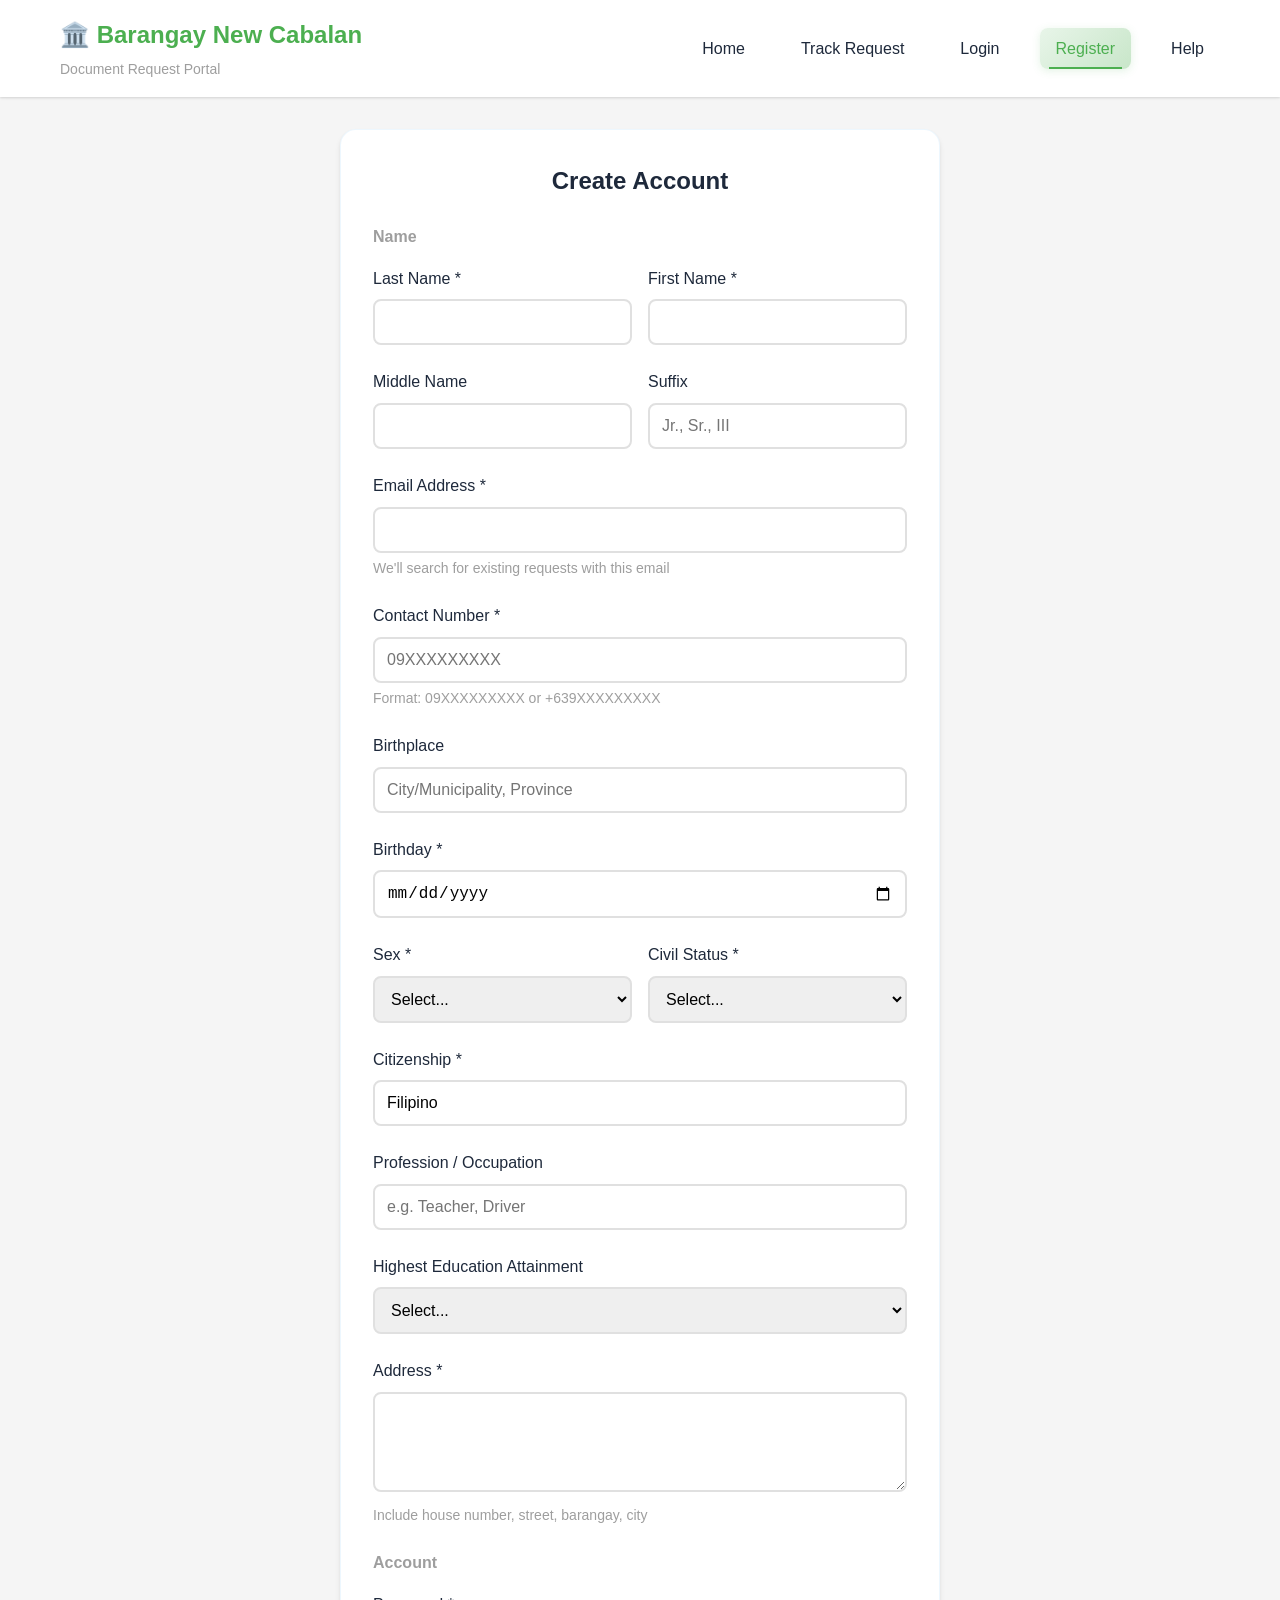
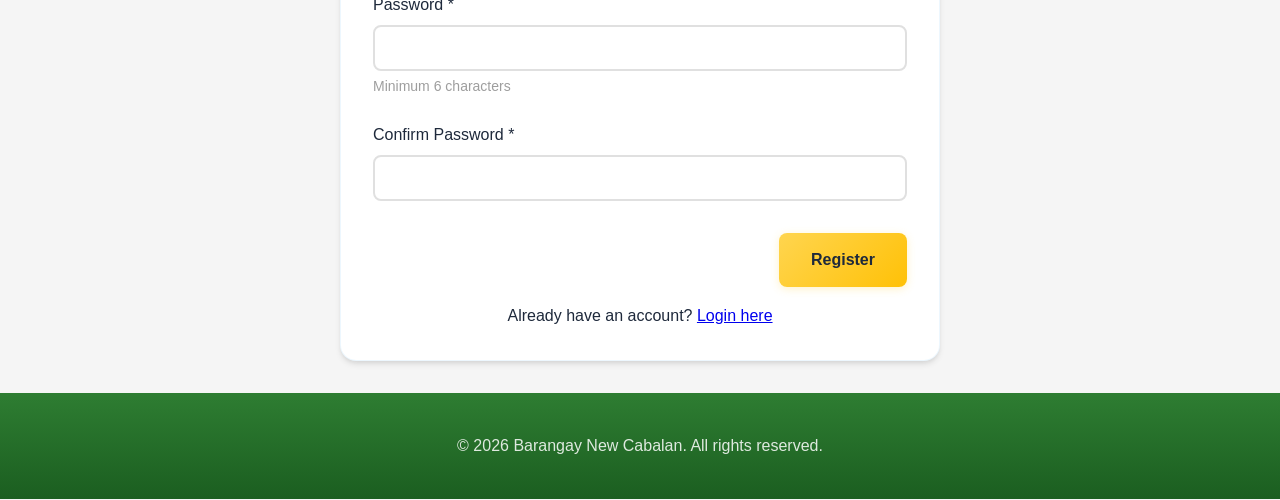
<file: register.html>
<!DOCTYPE html>
<html lang="en">
<head>
    <meta charset="UTF-8">
    <meta name="viewport" content="width=device-width, initial-scale=1.0">
    <title>Register - Barangay New Cabalan Portal</title>
    <link rel="stylesheet" href="css/styles.css">
</head>
<body>
    <header>
        <div class="container">
            <div class="logo">
                <h1>🏛️ Barangay New Cabalan</h1>
                <p>Document Request Portal</p>
            </div>
            <nav>
                <a href="index.html">Home</a>
                <a href="tracking.html">Track Request</a>
                <a href="login.html">Login</a>
                <a href="register.html" class="active">Register</a>
                <a href="help.html">Help</a>
            </nav>
        </div>
    </header>

    <main>
        <div class="form-container">
            <h2>Create Account</h2>
            <div id="alert-container"></div>
            <div id="claim-requests-container"></div>
            <form id="register-form">
                <h3 style="margin: 0 0 1rem 0; font-size: 1rem; color: var(--text-light);">Name</h3>
                <div class="form-row" style="display: grid; grid-template-columns: 1fr 1fr; gap: 1rem;">
                    <div class="form-group">
                        <label for="lastName">Last Name *</label>
                        <input type="text" id="lastName" name="lastName" required>
                    </div>
                    <div class="form-group">
                        <label for="firstName">First Name *</label>
                        <input type="text" id="firstName" name="firstName" required>
                    </div>
                </div>
                <div class="form-row" style="display: grid; grid-template-columns: 1fr 1fr; gap: 1rem;">
                    <div class="form-group">
                        <label for="middleName">Middle Name</label>
                        <input type="text" id="middleName" name="middleName">
                    </div>
                    <div class="form-group">
                        <label for="suffix">Suffix</label>
                        <input type="text" id="suffix" name="suffix" placeholder="Jr., Sr., III">
                    </div>
                </div>
                <div class="form-group">
                    <label for="email">Email Address *</label>
                    <input type="email" id="email" name="email" required>
                    <small>We'll search for existing requests with this email</small>
                </div>
                <div class="form-group">
                    <label for="phone">Contact Number *</label>
                    <input type="tel" id="phone" name="phone" placeholder="09XXXXXXXXX" required>
                    <small>Format: 09XXXXXXXXX or +639XXXXXXXXX</small>
                </div>
                <div class="form-group">
                    <label for="birthplace">Birthplace</label>
                    <input type="text" id="birthplace" name="birthplace" placeholder="City/Municipality, Province">
                </div>
                <div class="form-group">
                    <label for="birthdate">Birthday *</label>
                    <input type="date" id="birthdate" name="birthdate" required>
                </div>
                <div class="form-row" style="display: grid; grid-template-columns: 1fr 1fr; gap: 1rem;">
                    <div class="form-group">
                        <label for="sex">Sex *</label>
                        <select id="sex" name="sex" required>
                            <option value="">Select...</option>
                            <option value="Male">Male</option>
                            <option value="Female">Female</option>
                        </select>
                    </div>
                    <div class="form-group">
                        <label for="civilStatus">Civil Status *</label>
                        <select id="civilStatus" name="civilStatus" required>
                            <option value="">Select...</option>
                            <option value="Single">Single</option>
                            <option value="Married">Married</option>
                            <option value="Widowed">Widowed</option>
                            <option value="Separated">Separated</option>
                            <option value="Divorced">Divorced</option>
                            <option value="Others">Others</option>
                        </select>
                    </div>
                </div>
                <div class="form-group">
                    <label for="citizenship">Citizenship *</label>
                    <input type="text" id="citizenship" name="citizenship" value="Filipino" required>
                </div>
                <div class="form-group">
                    <label for="profession">Profession / Occupation</label>
                    <input type="text" id="profession" name="profession" placeholder="e.g. Teacher, Driver">
                </div>
                <div class="form-group">
                    <label for="highestEducationAttainment">Highest Education Attainment</label>
                    <select id="highestEducationAttainment" name="highestEducationAttainment">
                        <option value="">Select...</option>
                        <option value="Elementary">Elementary</option>
                        <option value="High School">High School</option>
                        <option value="Senior High School">Senior High School</option>
                        <option value="Vocational">Vocational</option>
                        <option value="College Undergraduate">College Undergraduate</option>
                        <option value="College Graduate">College Graduate</option>
                        <option value="Postgraduate">Postgraduate</option>
                        <option value="Others">Others</option>
                    </select>
                </div>
                <div class="form-group">
                    <label for="address">Address *</label>
                    <textarea id="address" name="address" rows="3" required></textarea>
                    <small>Include house number, street, barangay, city</small>
                </div>
                <h3 style="margin: 1.5rem 0 1rem 0; font-size: 1rem; color: var(--text-light);">Account</h3>
                <div class="form-group">
                    <label for="password">Password *</label>
                    <input type="password" id="password" name="password" minlength="6" required>
                    <small>Minimum 6 characters</small>
                </div>
                <div class="form-group">
                    <label for="confirmPassword">Confirm Password *</label>
                    <input type="password" id="confirmPassword" name="confirmPassword" required>
                </div>
                <div class="form-actions">
                    <a href="index.html" class="btn btn-secondary">Cancel</a>
                    <button type="submit" class="btn btn-primary">Register</button>
                </div>
                <div style="text-align: center; margin-top: 1rem;">
                    <p>Already have an account? <a href="login.html">Login here</a></p>
                </div>
            </form>
        </div>
    </main>

    <footer>
        <div class="container">
            <p>&copy; 2026 Barangay New Cabalan. All rights reserved.</p>
        </div>
    </footer>

    <script src="js/utils.js"></script>
    <script src="js/auth.js"></script>
</body>
</html>
</file>
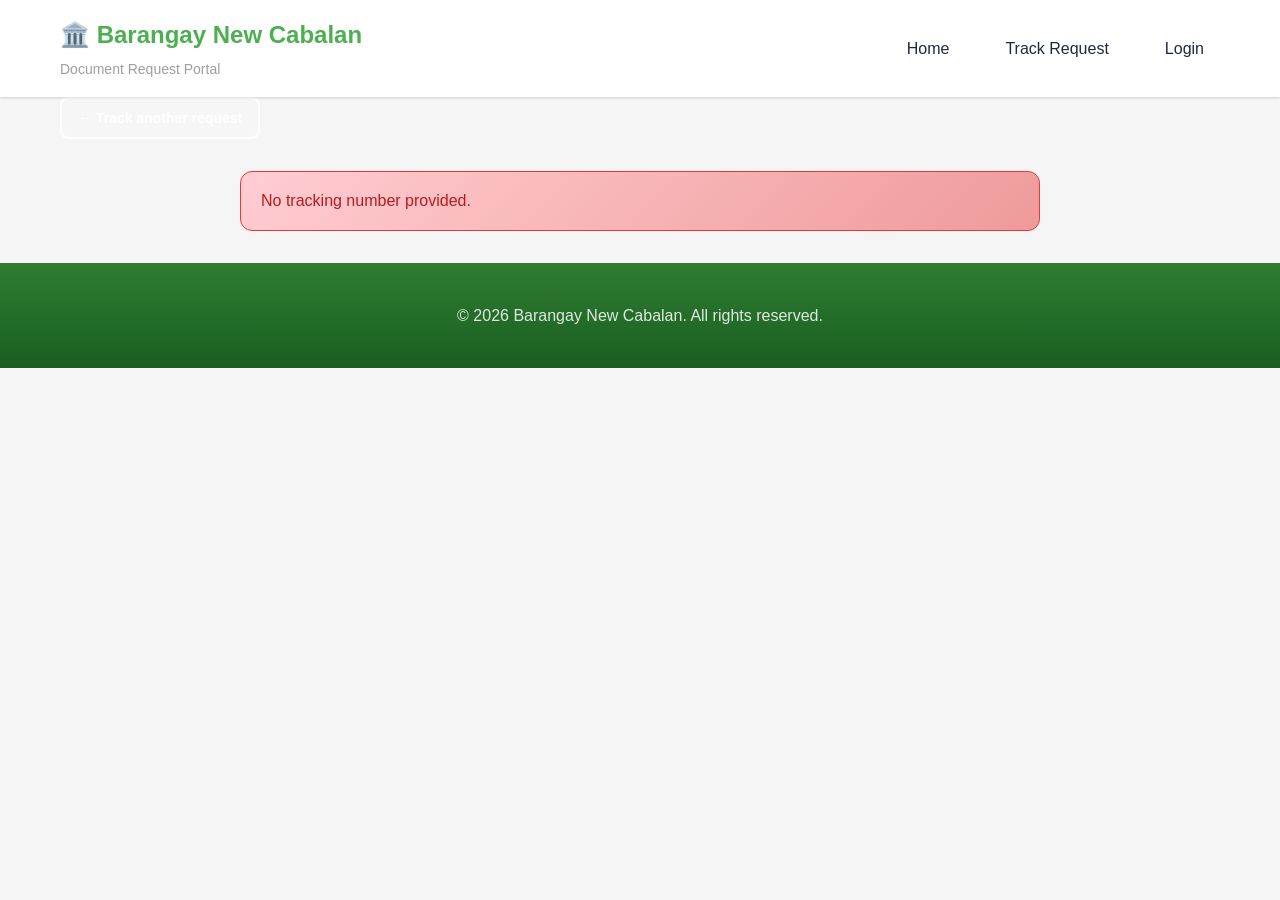
<file: request-detail.html>
<!DOCTYPE html>
<html lang="en">
<head>
    <meta charset="UTF-8">
    <meta name="viewport" content="width=device-width, initial-scale=1.0">
    <title>Request Details - Barangay New Cabalan Portal</title>
    <link rel="stylesheet" href="css/styles.css">
</head>
<body>
    <header>
        <div class="container">
            <div class="logo">
                <h1>🏛️ Barangay New Cabalan</h1>
                <p>Document Request Portal</p>
            </div>
            <nav>
                <a href="index.html">Home</a>
                <a href="tracking.html">Track Request</a>
                <a href="dashboard.html" id="nav-dashboard">Dashboard</a>
                <a href="login.html" id="nav-login">Login</a>
            </nav>
        </div>
    </header>

    <main>
        <div class="container">
            <p style="margin-bottom: 1rem;">
                <a href="tracking.html" class="btn btn-secondary btn-sm">← Track another request</a>
                <a href="dashboard.html" id="back-dashboard" style="display:none;" class="btn btn-secondary btn-sm">← Dashboard</a>
            </p>
            <div id="request-detail-container" class="tracking-result"></div>
        </div>
    </main>

    <footer>
        <div class="container">
            <p>&copy; 2026 Barangay New Cabalan. All rights reserved.</p>
        </div>
    </footer>

    <script src="js/utils.js"></script>
    <script src="js/app.js"></script>
</body>
</html>
</file>
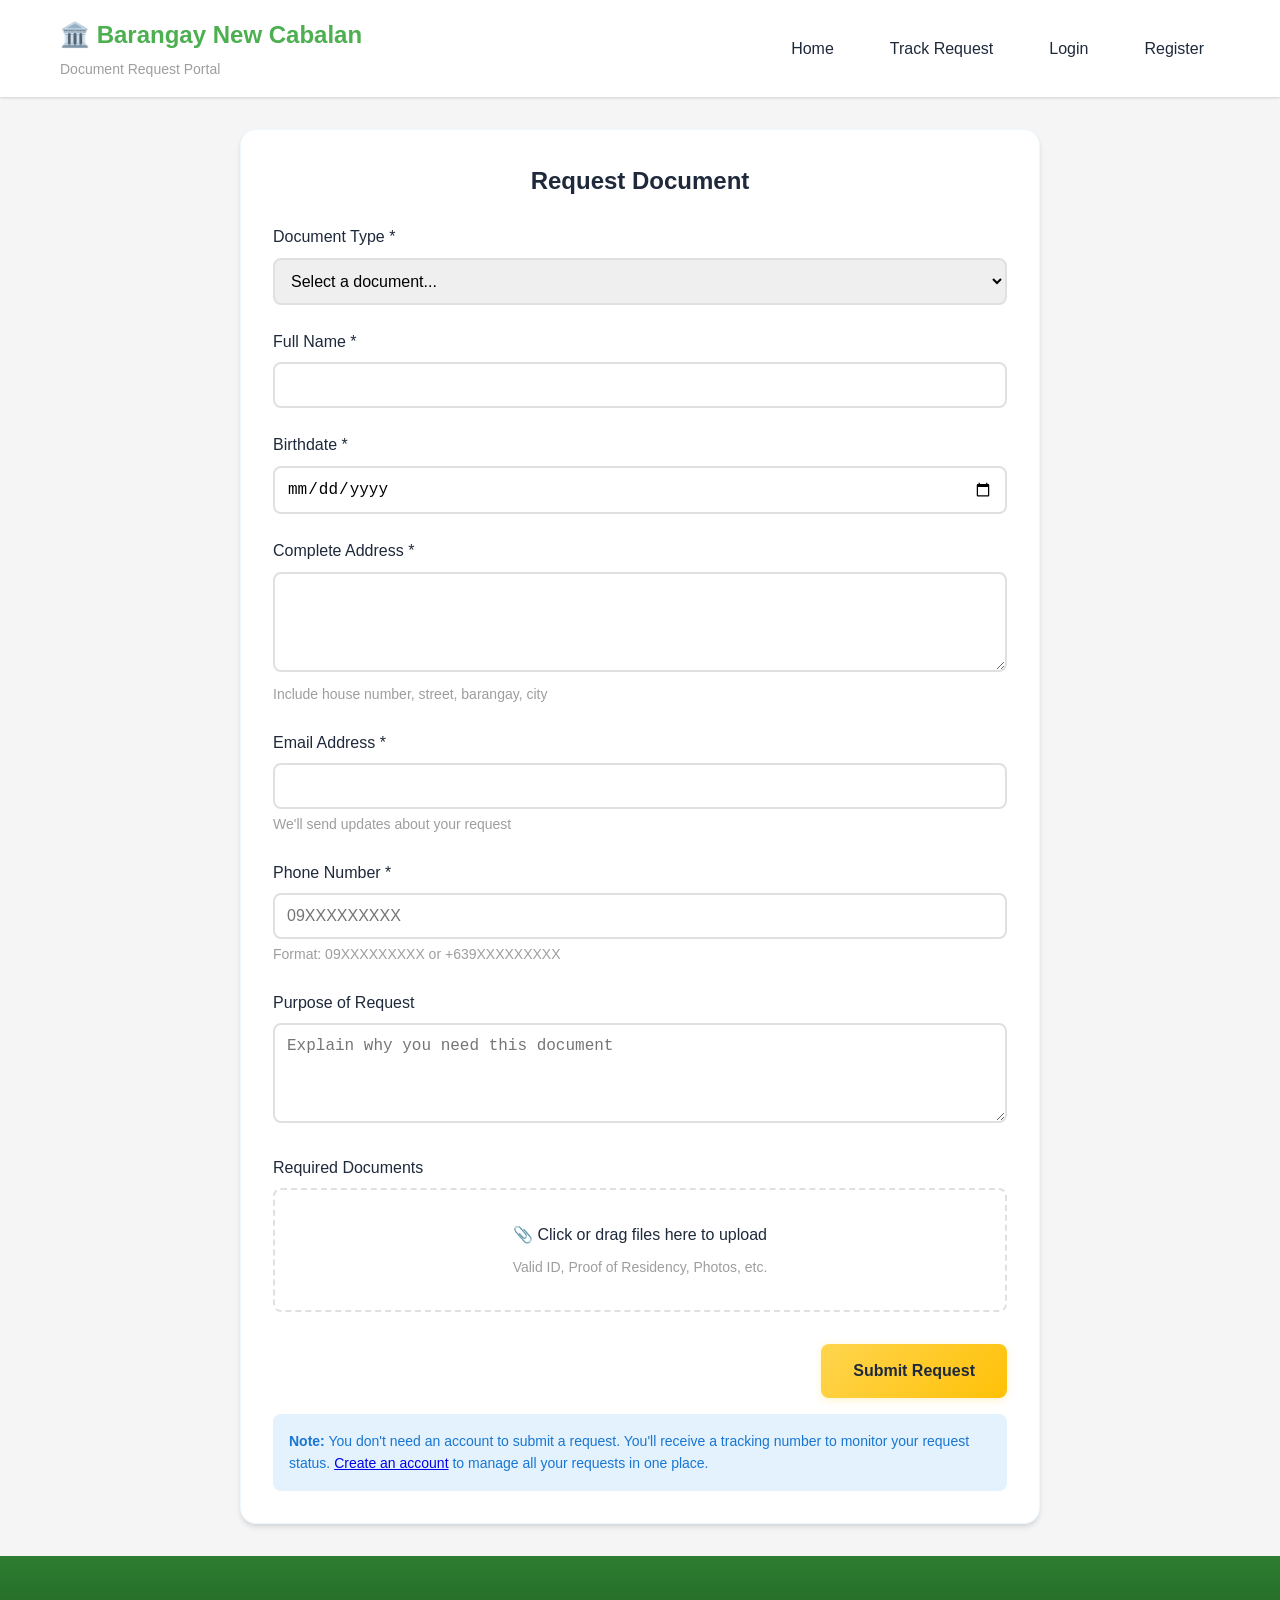
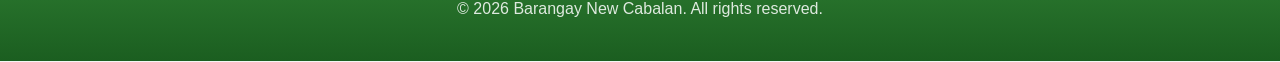
<file: request-form.html>
<!DOCTYPE html>
<html lang="en">
<head>
    <meta charset="UTF-8">
    <meta name="viewport" content="width=device-width, initial-scale=1.0">
    <title>Request Document - Barangay New Cabalan Portal</title>
    <link rel="stylesheet" href="css/styles.css">
</head>
<body>
    <header>
        <div class="container">
            <div class="logo">
                <h1>🏛️ Barangay New Cabalan</h1>
                <p>Document Request Portal</p>
            </div>
            <nav>
                <a href="index.html">Home</a>
                <a href="tracking.html">Track Request</a>
                <a href="login.html" id="nav-login">Login</a>
                <a href="register.html" id="nav-register">Register</a>
            </nav>
        </div>
    </header>

    <main>
        <div class="form-container" style="max-width: 800px;">
            <h2>Request Document</h2>
            <p id="form-subtitle" style="color: var(--text-light); margin-bottom: 1rem;"></p>
            <div id="alert-container"></div>
            <div id="duplicate-warning"></div>
            
            <form id="request-form">
                <div class="form-group" data-field="documentType">
                    <label for="documentType">Document Type *</label>
                    <select id="documentType" name="documentType" required>
                        <option value="">Select a document...</option>
                        <option value="Barangay Clearance">Barangay Clearance</option>
                        <option value="Certificate of Indigency">Certificate of Indigency</option>
                        <option value="Certificate of Residency">Certificate of Residency</option>
                        <option value="Business Permit Clearance">Business Permit Clearance</option>
                        <option value="Community Tax Certificate">Community Tax Certificate</option>
                        <option value="Other">Other</option>
                    </select>
                </div>

                <div class="form-group" data-field="fullName">
                    <label for="fullName">Full Name *</label>
                    <input type="text" id="fullName" name="fullName" required>
                </div>

                <div class="form-group" data-field="birthdate">
                    <label for="birthdate">Birthdate *</label>
                    <input type="date" id="birthdate" name="birthdate">
                </div>

                <div class="form-group" data-field="address">
                    <label for="address">Complete Address *</label>
                    <textarea id="address" name="address" rows="3"></textarea>
                    <small>Include house number, street, barangay, city</small>
                </div>

                <div class="form-group" data-field="email">
                    <label for="email">Email Address *</label>
                    <input type="email" id="email" name="email" required>
                    <small>We'll send updates about your request</small>
                </div>

                <div class="form-group" data-field="phone">
                    <label for="phone">Phone Number *</label>
                    <input type="tel" id="phone" name="phone" placeholder="09XXXXXXXXX" required>
                    <small>Format: 09XXXXXXXXX or +639XXXXXXXXX</small>
                </div>

                <div id="extra-fields-container" class="form-group" style="display: none;"></div>

                <div class="form-group" data-field="purpose">
                    <label for="purpose">Purpose of Request</label>
                    <textarea id="purpose" name="purpose" rows="3" placeholder="Explain why you need this document"></textarea>
                </div>

                <div class="form-group" data-field="photo2x2" id="photo2x2-group" style="display: none;">
                    <label for="photo2x2">2x2 Picture * <span style="font-weight: normal; color: var(--text-light);">(Required for printing)</span></label>
                    <div class="file-upload-area" id="photo2x2-upload-area" style="min-height: 150px;">
                        <p>📷 Click or drag 2x2 picture here</p>
                        <p style="font-size: 0.875rem; color: var(--text-light); margin-top: 0.5rem;">2x2 inches passport size photo (JPG, PNG)</p>
                        <input type="file" id="photo2x2-input" style="display: none;" accept="image/*">
                    </div>
                    <div id="photo2x2-preview" style="margin-top: 1rem;"></div>
                    <small style="color: var(--text-light); display: block; margin-top: 0.5rem;">A 2x2 picture is required before the document can proceed to printing.</small>
                </div>

                <div class="form-group" data-field="files">
                    <label id="file-upload-label">Required Documents</label>
                    <div class="file-upload-area" id="file-upload-area">
                        <p>📎 Click or drag files here to upload</p>
                        <p id="file-upload-hint" style="font-size: 0.875rem; color: var(--text-light); margin-top: 0.5rem;">Valid ID, Proof of Residency, Photos, etc.</p>
                        <input type="file" id="file-input" multiple style="display: none;" accept="image/*,.pdf">
                    </div>
                    <div id="file-list" class="file-list"></div>
                </div>

                <div class="form-actions">
                    <a href="index.html" class="btn btn-secondary">Cancel</a>
                    <button type="submit" class="btn btn-primary">Submit Request</button>
                </div>

                <div style="margin-top: 1rem; padding: 1rem; background: #E3F2FD; border-radius: 0.5rem;">
                    <p style="font-size: 0.875rem; color: var(--primary-dark);">
                        <strong>Note:</strong> You don't need an account to submit a request. You'll receive a tracking number to monitor your request status. 
                        <a href="register.html">Create an account</a> to manage all your requests in one place.
                    </p>
                </div>
            </form>
        </div>
    </main>

    <footer>
        <div class="container">
            <p>&copy; 2026 Barangay New Cabalan. All rights reserved.</p>
        </div>
    </footer>

    <script src="js/utils.js"></script>
    <script src="js/requests.js"></script>
</body>
</html>
</file>
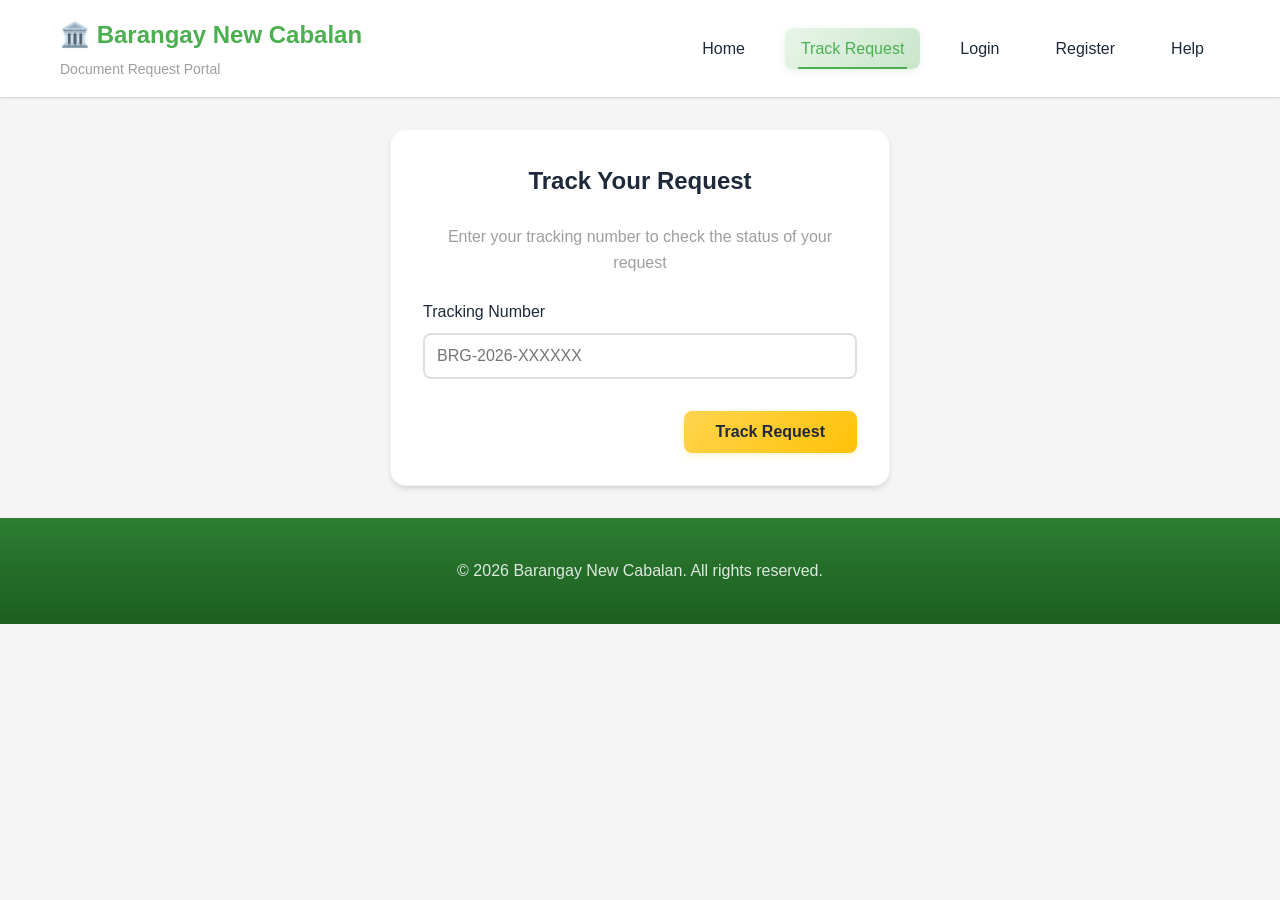
<file: tracking.html>
<!DOCTYPE html>
<html lang="en">
<head>
    <meta charset="UTF-8">
    <meta name="viewport" content="width=device-width, initial-scale=1.0">
    <title>Track Request - Barangay New Cabalan Portal</title>
    <link rel="stylesheet" href="css/styles.css">
</head>
<body>
    <header>
        <div class="container">
            <div class="logo">
                <h1>🏛️ Barangay New Cabalan</h1>
                <p>Document Request Portal</p>
            </div>
            <nav>
                <a href="index.html">Home</a>
                <a href="tracking.html" class="active">Track Request</a>
                <a href="login.html">Login</a>
                <a href="register.html">Register</a>
                <a href="help.html">Help</a>
            </nav>
        </div>
    </header>

    <main>
        <div class="container">
            <div class="tracking-form">
                <div class="form-container">
                    <h2>Track Your Request</h2>
                    <p style="text-align: center; color: var(--text-light); margin-bottom: 1.5rem;">
                        Enter your tracking number to check the status of your request
                    </p>
                    <form id="tracking-form">
                        <div class="form-group">
                            <label for="tracking-number">Tracking Number</label>
                            <input type="text" id="tracking-number" name="trackingNumber" 
                                   placeholder="BRG-2026-XXXXXX" required>
                        </div>
                        <div class="form-actions">
                            <button type="submit" class="btn btn-primary">Track Request</button>
                        </div>
                    </form>
                </div>
            </div>
            
            <div class="tracking-result"></div>
        </div>
    </main>

    <footer>
        <div class="container">
            <p>&copy; 2026 Barangay New Cabalan. All rights reserved.</p>
        </div>
    </footer>

    <script src="js/utils.js"></script>
    <script src="js/app.js"></script>
</body>
</html>
</file>
<file: css/styles.css>
/* Reset and Base Styles */
* {
    margin: 0;
    padding: 0;
    box-sizing: border-box;
}

:root {
    /* Brand Anchors */
    --primary-color: #2196F3; /* Sky Blue - links, banners, primary actions */
    --primary-dark: #1976D2; /* Darker Sky Blue */
    --primary-glow: rgba(33, 150, 243, 0.35);
    --secondary-color: #4CAF50; /* Olive Green - navigation bars, headers */
    --secondary-dark: #388E3C; /* Darker Olive Green */
    
    /* Energy Pops - CTAs and Highlights */
    --cta-yellow: #FFD54F; /* Sun Yellow */
    --cta-red: #E53935; /* Sunset Red */
    
    /* Grounding Tones */
    --mountain-green: #2E7D32; /* Footer, secondary accents */
    --neutral-gray: #9E9E9E; /* Text balance, dividers */
    
    /* Status Colors */
    --success-color: #4CAF50; /* Using Olive Green for success */
    --success-light: #C8E6C9;
    --warning-color: #FFD54F; /* Sun Yellow for warnings */
    --warning-light: #FFF9C4;
    --danger-color: #E53935; /* Sunset Red for danger */
    --danger-light: #FFCDD2;
    
    /* Accent Colors */
    --accent-teal: #0d9488;
    --accent-violet: #7c3aed;
    --accent-amber: #d97706;
    
    /* Base Colors */
    --bg-light: #F5F5F5; /* Dove White - backgrounds */
    --bg-white: #ffffff;
    --text-dark: #1e293b;
    --text-light: #9E9E9E; /* Neutral Gray for lighter text */
    --border-color: #E0E0E0; /* Lighter gray for borders */
    
    /* Shadows */
    --shadow: 0 1px 3px 0 rgba(0, 0, 0, 0.1), 0 1px 2px 0 rgba(0, 0, 0, 0.06);
    --shadow-md: 0 4px 6px -1px rgba(0, 0, 0, 0.1), 0 2px 4px -1px rgba(0, 0, 0, 0.06);
    --shadow-lg: 0 10px 15px -3px rgba(0, 0, 0, 0.1), 0 4px 6px -2px rgba(0, 0, 0, 0.05);
    
    /* Transitions */
    --transition-fast: 0.2s ease;
    --transition-smooth: 0.35s cubic-bezier(0.4, 0, 0.2, 1);
}

html {
    scroll-behavior: smooth;
}

body {
    font-family: -apple-system, BlinkMacSystemFont, 'Segoe UI', Roboto, 'Helvetica Neue', Arial, sans-serif;
    line-height: 1.6;
    color: var(--text-dark);
    background-color: var(--bg-light);
    animation: pageFadeIn 0.5s ease;
}

@keyframes pageFadeIn {
    from { opacity: 0; }
    to { opacity: 1; }
}

.container {
    max-width: 1200px;
    margin: 0 auto;
    padding: 0 20px;
}

/* Header */
header {
    background: var(--bg-white);
    box-shadow: var(--shadow);
    position: sticky;
    top: 0;
    z-index: 100;
    transition: box-shadow var(--transition-smooth);
}
header.scrolled {
    box-shadow: var(--shadow-md);
}

header .container {
    display: flex;
    justify-content: space-between;
    align-items: center;
    padding: 1rem 20px;
}

.logo h1 {
    font-size: 1.5rem;
    color: var(--secondary-color); /* Olive Green for logo */
    margin-bottom: 0.25rem;
}

.logo p {
    font-size: 0.875rem;
    color: var(--text-light);
}

nav {
    display: flex;
    gap: 1.5rem;
    align-items: center;
}

nav a {
    text-decoration: none;
    color: var(--text-dark);
    font-weight: 500;
    padding: 0.5rem 1rem;
    border-radius: 0.5rem;
    transition: all var(--transition-smooth);
    position: relative;
}
nav a::after {
    content: '';
    position: absolute;
    bottom: 0;
    left: 50%;
    width: 0;
    height: 2px;
    background: var(--secondary-color); /* Olive Green */
    transition: width var(--transition-smooth), left var(--transition-smooth);
}
nav a:hover {
    background-color: #E8F5E9; /* Light Olive Green */
    color: var(--secondary-color); /* Olive Green */
    transform: translateY(-1px);
}
nav a:hover::after {
    width: 80%;
    left: 10%;
    background: var(--secondary-color); /* Olive Green */
}
nav a.active {
    color: var(--secondary-color); /* Olive Green */
    background: linear-gradient(135deg, #E8F5E9 0%, #C8E6C9 100%);
    box-shadow: 0 2px 8px rgba(76, 175, 80, 0.15);
}
nav a.active::after {
    width: 80%;
    left: 10%;
}

.admin-link {
    color: var(--warning-color) !important;
}

/* Hero Section */
.hero {
    background: linear-gradient(135deg, var(--secondary-color) 0%, var(--secondary-dark) 50%, var(--mountain-green) 100%);
    background-size: 200% 200%;
    animation: heroGradient 8s ease infinite;
    color: white;
    padding: 4rem 0;
    text-align: center;
    position: relative;
    overflow: hidden;
}
.hero::before {
    content: '';
    position: absolute;
    top: 0;
    left: 0;
    right: 0;
    bottom: 0;
    background: radial-gradient(circle at 20% 80%, rgba(255,255,255,0.08) 0%, transparent 50%),
                radial-gradient(circle at 80% 20%, rgba(255,255,255,0.06) 0%, transparent 40%);
    pointer-events: none;
}
.hero .container {
    position: relative;
    z-index: 1;
}
.hero h2 {
    font-size: 2.5rem;
    margin-bottom: 1rem;
    animation: fadeInUp 0.8s ease;
}
.subtitle {
    font-size: 1.25rem;
    margin-bottom: 2rem;
    opacity: 0.95;
    animation: fadeInUp 0.8s ease 0.15s both;
}
@keyframes heroGradient {
    0%, 100% { background-position: 0% 50%; }
    50% { background-position: 100% 50%; }
}
@keyframes fadeInUp {
    from {
        opacity: 0;
        transform: translateY(20px);
    }
    to {
        opacity: 1;
        transform: translateY(0);
    }
}

.cta-buttons {
    display: flex;
    gap: 1rem;
    justify-content: center;
    flex-wrap: wrap;
    animation: fadeInUp 0.8s ease 0.3s both;
}
.cta-buttons .btn {
    transition: transform var(--transition-smooth), box-shadow var(--transition-smooth), background var(--transition-smooth);
}
.cta-buttons .btn:active {
    transform: scale(0.98);
}

/* Buttons */
.btn {
    display: inline-block;
    padding: 0.75rem 2rem;
    border-radius: 0.5rem;
    text-decoration: none;
    font-weight: 600;
    transition: all var(--transition-smooth);
    border: none;
    cursor: pointer;
    font-size: 1rem;
}
.btn:active {
    transform: scale(0.98);
}

.btn-primary {
    background: linear-gradient(135deg, var(--cta-yellow) 0%, #FFC107 100%);
    color: #1e293b;
    box-shadow: 0 2px 8px rgba(255, 213, 79, 0.3);
    font-weight: 700;
}
.btn-primary:hover {
    transform: translateY(-3px);
    box-shadow: 0 8px 25px rgba(255, 213, 79, 0.4);
    background: linear-gradient(135deg, #FFC107 0%, var(--cta-yellow) 100%);
}

.btn-secondary {
    background: rgba(255, 255, 255, 0.15);
    color: white;
    border: 2px solid rgba(255,255,255,0.8);
    backdrop-filter: blur(4px);
}
.btn-secondary:hover {
    background: white;
    color: var(--secondary-color); /* Olive Green */
    border-color: white;
    transform: translateY(-2px);
    box-shadow: var(--shadow-lg);
}

.btn-success {
    background: linear-gradient(135deg, var(--success-color) 0%, var(--secondary-dark) 100%);
    color: white;
    box-shadow: 0 2px 10px rgba(76, 175, 80, 0.35);
}
.btn-success:hover {
    transform: translateY(-2px);
    box-shadow: 0 6px 20px rgba(76, 175, 80, 0.4);
}

.btn-danger {
    background: linear-gradient(135deg, var(--cta-red) 0%, #C62828 100%);
    color: white;
}
.btn-danger:hover {
    transform: translateY(-2px);
    box-shadow: 0 6px 20px rgba(229, 57, 53, 0.35);
}

.btn-warning {
    background: linear-gradient(135deg, var(--warning-color) 0%, var(--accent-amber) 100%);
    color: white;
}
.btn-warning:hover {
    transform: translateY(-2px);
    box-shadow: 0 6px 20px rgba(245, 158, 11, 0.35);
}

/* Services Section */
.services {
    padding: 4rem 0;
    background: var(--bg-white);
}

.services h3,
.how-it-works h3,
.features h3 {
    text-align: center;
    font-size: 2rem;
    margin-bottom: 3rem;
    color: var(--text-dark);
}

.document-grid {
    display: grid;
    grid-template-columns: repeat(auto-fit, minmax(280px, 1fr));
    gap: 2rem;
}
.document-grid .document-card:nth-child(1) { animation: cardFadeIn 0.5s ease 0.1s both; }
.document-grid .document-card:nth-child(2) { animation: cardFadeIn 0.5s ease 0.15s both; }
.document-grid .document-card:nth-child(3) { animation: cardFadeIn 0.5s ease 0.2s both; }
.document-grid .document-card:nth-child(4) { animation: cardFadeIn 0.5s ease 0.25s both; }
.document-grid .document-card:nth-child(5) { animation: cardFadeIn 0.5s ease 0.3s both; }
.document-grid .document-card:nth-child(6) { animation: cardFadeIn 0.5s ease 0.35s both; }
@keyframes cardFadeIn {
    from { opacity: 0; transform: translateY(24px); }
    to { opacity: 1; transform: translateY(0); }
}

.document-card {
    background: var(--bg-white);
    padding: 2rem;
    border-radius: 1rem;
    box-shadow: var(--shadow);
    text-align: center;
    transition: transform var(--transition-smooth), box-shadow var(--transition-smooth), border-color var(--transition-smooth);
    border: 2px solid transparent;
}
.document-card:hover {
    transform: translateY(-8px) scale(1.02);
    box-shadow: 0 20px 40px -12px rgba(33, 150, 243, 0.25);
    border-color: var(--primary-color); /* Sky Blue */
}
.document-card .icon {
    font-size: 3rem;
    margin-bottom: 1rem;
    transition: transform var(--transition-smooth);
}
.document-card:hover .icon {
    transform: scale(1.15);
}

.document-card h4 {
    color: var(--text-dark);
    margin-bottom: 0.5rem;
}

.document-card p {
    color: var(--text-light);
    font-size: 0.875rem;
}

.document-card-link {
    text-decoration: none;
    color: inherit;
    display: block;
}
.document-card-link:hover {
    color: inherit;
}
.document-card-cta {
    display: inline-block;
    margin-top: 0.75rem;
    font-size: 0.8rem;
    font-weight: 600;
    color: var(--primary-color); /* Sky Blue */
    opacity: 0;
    transform: translateY(4px);
    transition: opacity 0.25s ease, transform 0.25s ease;
}
.document-card-link:hover .document-card-cta {
    opacity: 1;
    transform: translateY(0);
}

/* How It Works */
.how-it-works {
    padding: 4rem 0;
    background: var(--bg-light);
}

.steps {
    display: grid;
    grid-template-columns: repeat(auto-fit, minmax(250px, 1fr));
    gap: 2rem;
}
.step {
    text-align: center;
    padding: 2rem;
    transition: transform var(--transition-smooth);
}
.step:hover {
    transform: translateY(-4px);
}
.step:hover .step-number {
    transform: scale(1.1);
    box-shadow: 0 8px 24px rgba(76, 175, 80, 0.35);
}
.step-number {
    width: 60px;
    height: 60px;
    background: linear-gradient(135deg, var(--secondary-color) 0%, var(--secondary-dark) 100%);
    color: white;
    border-radius: 50%;
    display: flex;
    align-items: center;
    justify-content: center;
    font-size: 1.5rem;
    font-weight: bold;
    margin: 0 auto 1rem;
    transition: transform var(--transition-smooth), box-shadow var(--transition-smooth);
}

.step h4 {
    margin-bottom: 0.5rem;
    color: var(--text-dark);
}

.step p {
    color: var(--text-light);
    font-size: 0.875rem;
}

/* Features */
.features {
    padding: 4rem 0;
    background: var(--bg-white);
}

.feature-list {
    display: grid;
    grid-template-columns: repeat(auto-fit, minmax(250px, 1fr));
    gap: 2rem;
}

.feature {
    text-align: center;
    padding: 1.5rem;
    border-radius: 1rem;
    transition: transform var(--transition-smooth), background var(--transition-smooth);
}
.feature:hover {
    transform: translateY(-4px);
    background: linear-gradient(180deg, #E8F5E9 0%, transparent 100%);
}
.feature-icon {
    font-size: 2.5rem;
    display: block;
    margin-bottom: 1rem;
    transition: transform var(--transition-smooth);
}
.feature:hover .feature-icon {
    transform: scale(1.2);
}

.feature h4 {
    margin-bottom: 0.5rem;
    color: var(--text-dark);
}

.feature p {
    color: var(--text-light);
    font-size: 0.875rem;
}

/* Footer */
footer {
    background: linear-gradient(180deg, var(--mountain-green) 0%, #1B5E20 100%);
    color: white;
    padding: 2rem 0;
    text-align: center;
}
footer p {
    margin: 0.5rem 0;
    opacity: 0.85;
    transition: opacity var(--transition-fast);
}
footer:hover p {
    opacity: 1;
}

/* Form Styles */
.form-container {
    max-width: 600px;
    margin: 2rem auto;
    background: var(--bg-white);
    padding: 2rem;
    border-radius: 1rem;
    box-shadow: var(--shadow-md);
    animation: formSlideIn 0.5s ease;
    border: 1px solid rgba(33, 150, 243, 0.08);
}
@keyframes formSlideIn {
    from {
        opacity: 0;
        transform: translateY(16px);
    }
    to {
        opacity: 1;
        transform: translateY(0);
    }
}
.form-container h2 {
    margin-bottom: 1.5rem;
    color: var(--text-dark);
    text-align: center;
}

.form-group {
    margin-bottom: 1.5rem;
}

.form-group label {
    display: block;
    margin-bottom: 0.5rem;
    color: var(--text-dark);
    font-weight: 500;
}

.form-group input,
.form-group select,
.form-group textarea {
    width: 100%;
    padding: 0.75rem;
    border: 2px solid var(--border-color);
    border-radius: 0.5rem;
    font-size: 1rem;
    transition: border-color 0.2s;
}

.form-group input:focus,
.form-group select:focus,
.form-group textarea:focus {
    outline: none;
    border-color: var(--primary-color); /* Sky Blue */
    box-shadow: 0 0 0 3px rgba(33, 150, 243, 0.2);
    transition: border-color var(--transition-fast), box-shadow var(--transition-fast);
}

.form-group textarea {
    resize: vertical;
    min-height: 100px;
}

.form-group small {
    display: block;
    margin-top: 0.25rem;
    color: var(--text-light);
    font-size: 0.875rem;
}

.form-actions {
    display: flex;
    gap: 1rem;
    justify-content: flex-end;
    margin-top: 2rem;
}

/* Alert Messages */
.alert {
    padding: 1rem 1.25rem;
    border-radius: 0.75rem;
    margin-bottom: 1rem;
    animation: alertSlideIn 0.4s ease;
}
@keyframes alertSlideIn {
    from {
        opacity: 0;
        transform: translateY(-10px);
    }
    to {
        opacity: 1;
        transform: translateY(0);
    }
}
.alert-success {
    background: linear-gradient(135deg, var(--success-light) 0%, #A5D6A7 100%);
    color: var(--secondary-dark);
    border: 1px solid var(--success-color);
}
.alert-error {
    background: linear-gradient(135deg, var(--danger-light) 0%, #EF9A9A 100%);
    color: #B71C1C;
    border: 1px solid var(--cta-red);
}
.alert-warning {
    background: linear-gradient(135deg, var(--warning-light) 0%, #FFF59D 100%);
    color: #F57F17;
    border: 1px solid var(--cta-yellow);
}
.alert-info {
    background: linear-gradient(135deg, #E3F2FD 0%, #BBDEFB 100%);
    color: var(--primary-dark);
    border: 1px solid var(--primary-color);
}

/* Dashboard Styles */
.dashboard {
    padding: 2rem 0;
}

.dashboard-header {
    display: flex;
    justify-content: space-between;
    align-items: center;
    margin-bottom: 2rem;
    flex-wrap: wrap;
    gap: 1rem;
}

.dashboard-header h2 {
    color: var(--text-dark);
}

.stats-grid {
    display: grid;
    grid-template-columns: repeat(auto-fit, minmax(200px, 1fr));
    gap: 1.5rem;
    margin-bottom: 2rem;
}

.stat-card {
    background: var(--bg-white);
    padding: 1.5rem;
    border-radius: 1rem;
    box-shadow: var(--shadow);
    transition: transform var(--transition-smooth), box-shadow var(--transition-smooth);
    border-left: 4px solid var(--primary-color); /* Sky Blue */
}
.stat-card:hover {
    transform: translateY(-4px);
    box-shadow: 0 12px 28px -8px rgba(33, 150, 243, 0.2);
}
.stat-card h3 {
    font-size: 2rem;
    color: var(--primary-color); /* Sky Blue */
    margin-bottom: 0.5rem;
    transition: color var(--transition-fast);
}
.stat-card p {
    color: var(--text-light);
    font-size: 0.875rem;
}

/* Request Cards */
.requests-list {
    display: flex;
    flex-direction: column;
    gap: 1rem;
}

.request-card {
    background: var(--bg-white);
    padding: 1.5rem;
    border-radius: 1rem;
    box-shadow: var(--shadow);
    border-left: 4px solid var(--primary-color); /* Sky Blue */
    transition: transform var(--transition-smooth), box-shadow var(--transition-smooth);
}
.request-card:hover {
    transform: translateX(4px);
    box-shadow: var(--shadow-md);
}
.request-card.pending {
    border-left-color: var(--warning-color);
}
.request-card.approved,
.request-card.ready {
    border-left-color: var(--success-color);
}
.request-card.rejected {
    border-left-color: var(--danger-color);
}

.request-header {
    display: flex;
    justify-content: space-between;
    align-items: start;
    margin-bottom: 1rem;
    flex-wrap: wrap;
    gap: 1rem;
}

.request-title {
    font-size: 1.25rem;
    font-weight: 600;
    color: var(--text-dark);
}

.status-badge {
    padding: 0.25rem 0.75rem;
    border-radius: 9999px;
    font-size: 0.875rem;
    font-weight: 600;
    text-transform: uppercase;
}

.status-badge.pending {
    background-color: var(--warning-light);
    color: #F57F17;
}

.status-badge.for-printing {
    background-color: #E3F2FD;
    color: var(--primary-dark);
}

.status-badge.for-signing {
    background-color: #E1F5FE;
    color: #0277BD;
}

.status-badge.ready {
    background-color: var(--success-light);
    color: var(--secondary-dark);
}

.status-badge.completed {
    background-color: var(--success-light);
    color: var(--secondary-dark);
}

.status-badge.rejected {
    background-color: var(--danger-light);
    color: #B71C1C;
}

.request-details {
    display: grid;
    grid-template-columns: repeat(auto-fit, minmax(200px, 1fr));
    gap: 1rem;
    margin-bottom: 1rem;
}

.request-detail {
    display: flex;
    flex-direction: column;
}

.request-detail label {
    font-size: 0.875rem;
    color: var(--text-light);
    margin-bottom: 0.25rem;
}

.request-detail span {
    color: var(--text-dark);
    font-weight: 500;
}

.request-actions {
    display: flex;
    gap: 0.5rem;
    flex-wrap: wrap;
}

.btn-sm {
    padding: 0.5rem 1rem;
    font-size: 0.875rem;
}

/* Tracking Page */
.tracking-form {
    max-width: 500px;
    margin: 2rem auto;
}

.tracking-result {
    max-width: 800px;
    margin: 2rem auto;
}

/* Empty State */
.empty-state {
    text-align: center;
    padding: 3rem;
    color: var(--text-light);
}

.empty-state-icon {
    font-size: 4rem;
    margin-bottom: 1rem;
}

/* File Upload */
.file-upload-area {
    border: 2px dashed var(--border-color);
    border-radius: 0.5rem;
    padding: 2rem;
    text-align: center;
    transition: all 0.2s;
    cursor: pointer;
}

.file-upload-area:hover {
    border-color: var(--primary-color); /* Sky Blue */
    background: linear-gradient(135deg, #E3F2FD 0%, #BBDEFB 100%);
    box-shadow: 0 0 0 3px rgba(33, 150, 243, 0.2);
}
.file-upload-area.dragover {
    border-color: var(--primary-color); /* Sky Blue */
    background: linear-gradient(135deg, #BBDEFB 0%, #90CAF9 100%);
    transform: scale(1.01);
    transition: all var(--transition-fast);
}

.file-list {
    margin-top: 1rem;
}

.file-item {
    display: flex;
    justify-content: space-between;
    align-items: center;
    padding: 0.75rem;
    background: var(--bg-light);
    border-radius: 0.5rem;
    margin-bottom: 0.5rem;
}

/* Image previews (verification uploads) */
.image-preview-grid {
    display: grid;
    grid-template-columns: repeat(auto-fit, minmax(220px, 1fr));
    gap: 1rem;
    margin-top: 0.75rem;
}

.image-preview-card {
    border: 2px solid var(--border-color);
    border-radius: 0.75rem;
    padding: 0.75rem;
    background: var(--bg-white);
}

.image-preview-card h4 {
    margin: 0 0 0.5rem 0;
    font-size: 0.95rem;
    color: var(--text-dark);
}

.image-preview {
    width: 100%;
    height: 180px;
    object-fit: cover;
    border-radius: 0.5rem;
    background: var(--bg-light);
    border: 1px solid var(--border-color);
}

.image-preview-note {
    margin-top: 0.5rem;
    font-size: 0.85rem;
    color: var(--text-light);
}

/* Duplicate Warning */
.duplicate-warning {
    background: linear-gradient(135deg, var(--warning-light) 0%, #FFF59D 100%);
    border: 2px solid var(--cta-yellow);
    border-radius: 0.75rem;
    padding: 1rem;
    margin-bottom: 1rem;
    animation: gentlePulse 2.5s ease-in-out infinite;
}
@keyframes gentlePulse {
    0%, 100% { box-shadow: 0 0 0 0 rgba(255, 213, 79, 0.2); }
    50% { box-shadow: 0 0 0 8px rgba(255, 213, 79, 0); }
}
.duplicate-warning h4 {
    color: #F57F17;
    margin-bottom: 0.5rem;
}
.duplicate-warning p {
    color: #F9A825;
    margin-bottom: 0.5rem;
}

/* Responsive */
/* Toast / In-app notifications */
.toast-container {
    position: fixed;
    bottom: 20px;
    right: 20px;
    z-index: 9999;
    display: flex;
    flex-direction: column;
    gap: 10px;
    max-width: 360px;
}
.toast {
    padding: 1rem 1.25rem;
    border-radius: 0.75rem;
    box-shadow: var(--shadow-lg);
    background: var(--bg-white);
    border-left: 4px solid var(--primary-color); /* Sky Blue */
    animation: toastSlideIn 0.4s cubic-bezier(0.34, 1.56, 0.64, 1);
}
.toast.success { border-left-color: var(--success-color); box-shadow: 0 10px 25px -5px rgba(76, 175, 80, 0.2); }
.toast.warning { border-left-color: var(--warning-color); box-shadow: 0 10px 25px -5px rgba(255, 213, 79, 0.2); }
.toast.error { border-left-color: var(--danger-color); box-shadow: 0 10px 25px -5px rgba(229, 57, 53, 0.2); }
@keyframes toastSlideIn {
    from { transform: translateX(120%); opacity: 0; }
    to { transform: translateX(0); opacity: 1; }
}

@media (max-width: 768px) {
    header .container {
        flex-direction: column;
        gap: 1rem;
    }

    nav {
        flex-wrap: wrap;
        justify-content: center;
    }

    nav a {
        padding: 0.5rem 0.75rem;
    }

    .cta-buttons {
        flex-direction: column;
        align-items: stretch;
    }

    .cta-buttons .btn {
        width: 100%;
        max-width: 420px;
    }

    .hero h2 {
        font-size: 2rem;
    }

    .subtitle {
        font-size: 1rem;
    }

    .form-container {
        margin: 1rem;
        padding: 1.5rem;
    }

    .dashboard-header {
        flex-direction: column;
        align-items: flex-start;
    }

    .form-actions {
        flex-direction: column-reverse;
        align-items: stretch;
    }

    .form-actions .btn,
    .form-actions a.btn {
        width: 100%;
        text-align: center;
    }

    .request-details {
        grid-template-columns: 1fr;
    }
}

@media (max-width: 480px) {
    .container {
        padding: 0 14px;
    }

    header .container {
        padding: 0.75rem 14px;
    }

    .logo h1 {
        font-size: 1.25rem;
    }

    nav {
        width: 100%;
        justify-content: flex-start;
        flex-wrap: nowrap;
        overflow-x: auto;
        -webkit-overflow-scrolling: touch;
        gap: 0.5rem;
        padding-bottom: 0.25rem;
    }

    nav::-webkit-scrollbar {
        display: none;
    }

    nav a {
        white-space: nowrap;
        font-size: 0.9rem;
        padding: 0.45rem 0.7rem;
    }

    .hero {
        padding: 2.5rem 0;
    }

    .hero h2 {
        font-size: 1.65rem;
    }

    .services,
    .how-it-works,
    .features {
        padding: 2.5rem 0;
    }

    .services h3,
    .how-it-works h3,
    .features h3 {
        font-size: 1.5rem;
        margin-bottom: 1.75rem;
    }

    .document-grid {
        grid-template-columns: 1fr;
    }

    .steps {
        grid-template-columns: 1fr;
    }

    .feature-list {
        grid-template-columns: 1fr;
    }

    .stats-grid {
        grid-template-columns: 1fr;
    }

    .request-header {
        flex-direction: column;
        align-items: flex-start;
    }

    .toast-container {
        left: 14px;
        right: 14px;
        bottom: 14px;
        max-width: none;
    }
}
</file>
<file: css/admin.css>
/* Admin-specific styles */

.admin-dashboard-grid {
    display: grid;
    grid-template-columns: 1.2fr 0.8fr;
    gap: 1.5rem;
    margin-top: 1.5rem;
}

.admin-card {
    background: var(--bg-white);
    border-radius: 1rem;
    box-shadow: var(--shadow);
    padding: 1.25rem;
    transition: transform 0.3s ease, box-shadow 0.3s ease;
}
.admin-card:hover {
    box-shadow: 0 12px 28px -8px rgba(0, 0, 0, 0.12);
}

.admin-card-header {
    display: flex;
    justify-content: space-between;
    align-items: center;
    gap: 1rem;
    margin-bottom: 1rem;
}

.admin-card-header h3 {
    margin: 0;
    color: var(--text-dark);
}

.admin-muted {
    color: var(--text-light);
    font-size: 0.875rem;
}

.admin-quick-actions {
    display: grid;
    grid-template-columns: repeat(2, minmax(0, 1fr));
    gap: 0.75rem;
}

.quick-action {
    display: block;
    text-decoration: none;
    padding: 0.9rem 1rem;
    border-radius: 0.75rem;
    border: 2px solid var(--border-color);
    background: var(--bg-white);
    transition: transform 0.25s ease, border-color 0.25s ease, background 0.25s ease, box-shadow 0.25s ease;
}
.quick-action:hover {
    border-color: var(--primary-color); /* Sky Blue */
    background: linear-gradient(135deg, #E3F2FD 0%, #BBDEFB 100%);
    transform: translateY(-3px);
    box-shadow: 0 8px 20px -6px rgba(33, 150, 243, 0.25);
}
.quick-action:active {
    transform: translateY(-1px);
}

.quick-action-title {
    font-weight: 700;
    color: var(--text-dark);
    margin-bottom: 0.25rem;
}

.quick-action-sub {
    font-size: 0.875rem;
    color: var(--text-light);
}

.admin-table-wrap {
    overflow: auto;
    border: 1px solid var(--border-color);
    border-radius: 0.75rem;
}

.admin-table {
    width: 100%;
    border-collapse: collapse;
    min-width: 820px;
    background: var(--bg-white);
}

.admin-table th,
.admin-table td {
    padding: 0.85rem 0.9rem;
    text-align: left;
    border-bottom: 1px solid var(--border-color);
    vertical-align: top;
}

.admin-table th {
    background: var(--bg-light);
    font-weight: 700;
    color: var(--text-dark);
    position: sticky;
    top: 0;
    z-index: 1;
}

.admin-table tbody tr {
    transition: background 0.2s ease;
}
.admin-table tbody tr:hover td {
    background: #E3F2FD;
}
.admin-table tbody tr:active td {
    background: #BBDEFB;
}

.admin-pill {
    display: inline-flex;
    align-items: center;
    padding: 0.25rem 0.6rem;
    border-radius: 9999px;
    font-size: 0.75rem;
    font-weight: 800;
    text-transform: uppercase;
    letter-spacing: 0.02em;
    background: #e2e8f0;
    color: #0f172a;
    white-space: nowrap;
}

.admin-pill.pending { background: var(--warning-light); color: #F57F17; }
.admin-pill.for-printing { background: #E3F2FD; color: var(--primary-dark); }
.admin-pill.for-signing { background: #E1F5FE; color: #0277BD; }
.admin-pill.ready { background: var(--success-light); color: var(--secondary-dark); }
.admin-pill.completed { background: var(--success-light); color: var(--secondary-dark); }
.admin-pill.rejected { background: var(--danger-light); color: #B71C1C; }

.admin-attention-list {
    display: flex;
    flex-direction: column;
    gap: 0.75rem;
}

.attention-item {
    border: 1px solid var(--border-color);
    border-radius: 0.75rem;
    padding: 0.9rem 1rem;
    background: var(--bg-white);
    transition: transform 0.2s ease, box-shadow 0.2s ease, border-color 0.2s ease;
}
.attention-item:hover {
    border-color: var(--primary-color); /* Sky Blue */
    box-shadow: 0 4px 12px rgba(33, 150, 243, 0.12);
    transform: translateX(4px);
}

.attention-title {
    font-weight: 800;
    color: var(--text-dark);
    margin-bottom: 0.25rem;
}

.attention-meta {
    font-size: 0.875rem;
    color: var(--text-light);
    display: flex;
    flex-wrap: wrap;
    gap: 0.5rem 0.75rem;
}

.admin-actions-row {
    display: flex;
    gap: 0.5rem;
    flex-wrap: wrap;
}

.btn-outline {
    background: transparent;
    border: 2px solid var(--border-color);
    color: var(--text-dark);
}

.btn-outline:hover {
    border-color: var(--primary-color); /* Sky Blue */
    color: var(--primary-color); /* Sky Blue */
}

@media (max-width: 980px) {
    .admin-dashboard-grid {
        grid-template-columns: 1fr;
    }
    .admin-quick-actions {
        grid-template-columns: 1fr;
    }
    .admin-table {
        min-width: 720px;
    }
}

.admin-section {
    margin-top: 2rem;
    background: var(--bg-white);
    padding: 1.5rem;
    border-radius: 0.75rem;
    box-shadow: var(--shadow);
}

.admin-section h3 {
    margin-bottom: 1rem;
    color: var(--text-dark);
}

.form-control {
    padding: 0.5rem 1rem;
    border: 2px solid var(--border-color);
    border-radius: 0.5rem;
    font-size: 0.875rem;
    margin-right: 0.5rem;
}

.request-actions-admin {
    display: flex;
    gap: 0.5rem;
    flex-wrap: wrap;
    margin-top: 1rem;
}

.status-select {
    padding: 0.5rem;
    border: 2px solid var(--border-color);
    border-radius: 0.5rem;
    font-size: 0.875rem;
}

.request-card.admin-view {
    position: relative;
    transition: transform 0.2s ease, box-shadow 0.2s ease;
}
.request-card.admin-view:hover {
    transform: translateY(-2px);
    box-shadow: 0 12px 24px -8px rgba(0, 0, 0, 0.15);
}

.request-card.admin-view.duplicate-flag {
    border-left-color: var(--cta-red);
    background-color: var(--danger-light);
}

.duplicate-indicator {
    position: absolute;
    top: 1rem;
    right: 1rem;
    background: var(--cta-red);
    color: white;
    padding: 0.25rem 0.5rem;
    border-radius: 0.25rem;
    font-size: 0.75rem;
    font-weight: 600;
}

.request-detail-grid {
    display: grid;
    grid-template-columns: repeat(auto-fit, minmax(250px, 1fr));
    gap: 1rem;
    margin-bottom: 1rem;
}

.resident-card {
    background: var(--bg-white);
    padding: 1.5rem;
    border-radius: 1rem;
    box-shadow: var(--shadow);
    margin-bottom: 1rem;
    transition: transform 0.25s ease, box-shadow 0.25s ease;
}
.resident-card:hover {
    transform: translateY(-3px);
    box-shadow: 0 12px 28px -8px rgba(0, 0, 0, 0.12);
}

.resident-header {
    display: flex;
    justify-content: space-between;
    align-items: start;
    margin-bottom: 1rem;
}

.resident-name {
    font-size: 1.25rem;
    font-weight: 600;
    color: var(--text-dark);
}

.resident-stats {
    display: flex;
    gap: 1rem;
    font-size: 0.875rem;
    color: var(--text-light);
}

.resident-details {
    display: grid;
    grid-template-columns: repeat(auto-fit, minmax(200px, 1fr));
    gap: 0.75rem;
}

.resident-requests {
    margin-top: 1rem;
    padding-top: 1rem;
    border-top: 1px solid var(--border-color);
}

.request-item-mini {
    display: flex;
    justify-content: space-between;
    align-items: center;
    padding: 0.5rem;
    background: var(--bg-light);
    border-radius: 0.5rem;
    margin-bottom: 0.5rem;
    font-size: 0.875rem;
}

.modal {
    display: none;
    position: fixed;
    z-index: 1000;
    left: 0;
    top: 0;
    width: 100%;
    height: 100%;
    background-color: rgba(0, 0, 0, 0.5);
    animation: modalFadeIn 0.3s ease;
}
.modal .modal-content {
    animation: modalSlideIn 0.35s cubic-bezier(0.34, 1.56, 0.64, 1);
}
@keyframes modalFadeIn {
    from { opacity: 0; }
    to { opacity: 1; }
}
@keyframes modalSlideIn {
    from {
        opacity: 0;
        transform: scale(0.9) translateY(-20px);
    }
    to {
        opacity: 1;
        transform: scale(1) translateY(0);
    }
}

.modal-content {
    background-color: var(--bg-white);
    margin: 5% auto;
    padding: 2rem;
    border-radius: 1rem;
    width: 90%;
    max-width: 600px;
    max-height: 80vh;
    overflow-y: auto;
    box-shadow: 0 25px 50px -12px rgba(0, 0, 0, 0.25);
}

.modal-header {
    display: flex;
    justify-content: space-between;
    align-items: center;
    margin-bottom: 1.5rem;
}

.modal-header h3 {
    margin: 0;
}

.close {
    color: var(--text-light);
    font-size: 2rem;
    font-weight: bold;
    cursor: pointer;
    border: none;
    background: none;
}

.close:hover {
    color: var(--text-dark);
}

.modal-actions {
    display: flex;
    gap: 1rem;
    justify-content: flex-end;
    margin-top: 2rem;
}

.notes-section {
    margin-top: 1rem;
    padding-top: 1rem;
    border-top: 1px solid var(--border-color);
}

.notes-section textarea {
    width: 100%;
    min-height: 100px;
    padding: 0.75rem;
    border: 2px solid var(--border-color);
    border-radius: 0.5rem;
    font-family: inherit;
}

.highlight-duplicate {
    background-color: var(--danger-light) !important;
    border-left-color: var(--cta-red) !important;
}

.confidence-score {
    display: inline-block;
    padding: 0.25rem 0.5rem;
    background: var(--cta-yellow);
    color: #1e293b;
    border-radius: 0.25rem;
    font-size: 0.75rem;
    margin-left: 0.5rem;
    font-weight: 600;
}

@media (max-width: 600px) {
    .dashboard-header > div {
        width: 100%;
        display: flex;
        flex-direction: column;
        gap: 0.5rem;
    }

    .form-control {
        width: 100%;
        margin-right: 0;
        margin-bottom: 0.5rem;
    }

    .modal-content {
        margin: 10% auto;
        padding: 1.25rem;
    }
}
</file>
